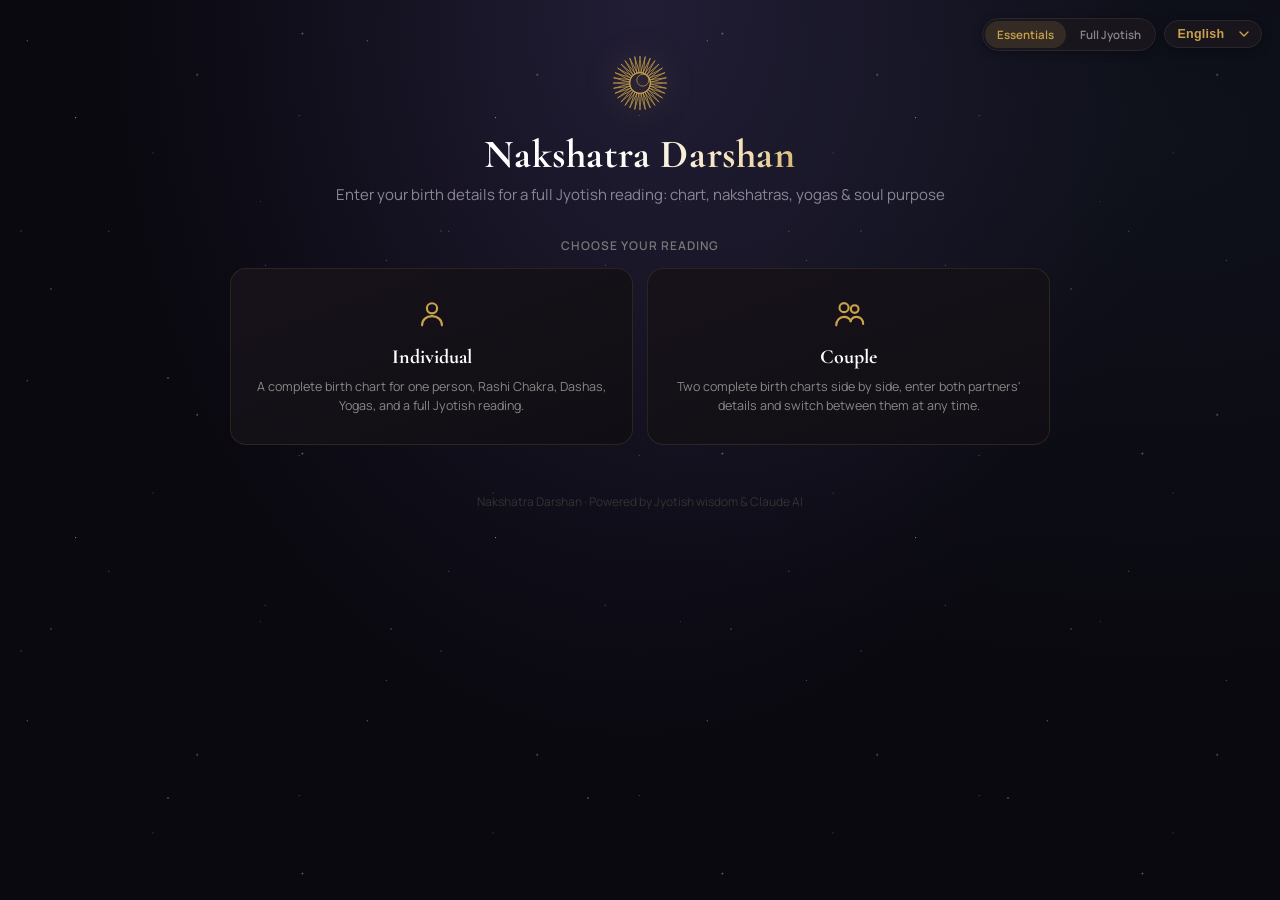
<file: index.html>
<!DOCTYPE html>
<html lang="en">
<head>
<meta charset="UTF-8">
<meta name="viewport" content="width=device-width, initial-scale=1.0">
<title>Nakshatra Darshan</title>
<link rel="icon" href="data:image/svg+xml,<svg xmlns='http://www.w3.org/2000/svg' viewBox='0 0 100 100'><defs><path id='ray' d='M48,35.5 C48.9,26.5 49.6,17.5 50,11.5 C50.4,17.5 51.1,26.5 52,35.5 Z'/></defs><circle cx='50' cy='50' r='50' fill='%230a0910'/><g fill='none' stroke='%23c9a24b' stroke-width='1' stroke-linejoin='round'><use href='%23ray' transform='rotate(0 50 50)'/><use href='%23ray' transform='rotate(11.25 50 50)'/><use href='%23ray' transform='rotate(22.5 50 50)'/><use href='%23ray' transform='rotate(33.75 50 50)'/><use href='%23ray' transform='rotate(45 50 50)'/><use href='%23ray' transform='rotate(56.25 50 50)'/><use href='%23ray' transform='rotate(67.5 50 50)'/><use href='%23ray' transform='rotate(78.75 50 50)'/><use href='%23ray' transform='rotate(90 50 50)'/><use href='%23ray' transform='rotate(101.25 50 50)'/><use href='%23ray' transform='rotate(112.5 50 50)'/><use href='%23ray' transform='rotate(123.75 50 50)'/><use href='%23ray' transform='rotate(135 50 50)'/><use href='%23ray' transform='rotate(146.25 50 50)'/><use href='%23ray' transform='rotate(157.5 50 50)'/><use href='%23ray' transform='rotate(168.75 50 50)'/><use href='%23ray' transform='rotate(180 50 50)'/><use href='%23ray' transform='rotate(191.25 50 50)'/><use href='%23ray' transform='rotate(202.5 50 50)'/><use href='%23ray' transform='rotate(213.75 50 50)'/><use href='%23ray' transform='rotate(225 50 50)'/><use href='%23ray' transform='rotate(236.25 50 50)'/><use href='%23ray' transform='rotate(247.5 50 50)'/><use href='%23ray' transform='rotate(258.75 50 50)'/><use href='%23ray' transform='rotate(270 50 50)'/><use href='%23ray' transform='rotate(281.25 50 50)'/><use href='%23ray' transform='rotate(292.5 50 50)'/><use href='%23ray' transform='rotate(303.75 50 50)'/><use href='%23ray' transform='rotate(315 50 50)'/><use href='%23ray' transform='rotate(326.25 50 50)'/><use href='%23ray' transform='rotate(337.5 50 50)'/><use href='%23ray' transform='rotate(348.75 50 50)'/></g><circle cx='50' cy='50' r='15' fill='%230a0910' stroke='%23c9a24b' stroke-width='1.2'/><circle cx='54' cy='46' r='8.5' fill='%230a0910' stroke='%23c9a24b' stroke-width='1'/></svg>">
<link rel="preconnect" href="https://fonts.googleapis.com">
<link rel="preconnect" href="https://fonts.gstatic.com" crossorigin>
<link href="https://fonts.googleapis.com/css2?family=Cormorant+Garamond:ital,wght@0,500;0,600;0,700;1,600&family=Manrope:wght@400;500;600;700;800&display=swap" rel="stylesheet">
<link rel="stylesheet" href="css/styles.css">
</head>
<body>
<div id="bg-constellation" class="bg-constellation"></div>
<div class="app">

  <div class="hero">
    <div class="sun-icon">
      <svg width="70" height="70" viewBox="0 0 100 100" xmlns="http://www.w3.org/2000/svg">
        <defs>
          <path id="ray" d="M48,35.5 C48.9,26.5 49.6,17.5 50,11.5 C50.4,17.5 51.1,26.5 52,35.5 Z"/>
        </defs>
        <g fill="none" stroke="#c9a24b" stroke-width="1" stroke-linejoin="round">
          <use href="#ray" transform="rotate(0 50 50)"/><use href="#ray" transform="rotate(11.25 50 50)"/><use href="#ray" transform="rotate(22.5 50 50)"/><use href="#ray" transform="rotate(33.75 50 50)"/><use href="#ray" transform="rotate(45 50 50)"/><use href="#ray" transform="rotate(56.25 50 50)"/><use href="#ray" transform="rotate(67.5 50 50)"/><use href="#ray" transform="rotate(78.75 50 50)"/><use href="#ray" transform="rotate(90 50 50)"/><use href="#ray" transform="rotate(101.25 50 50)"/><use href="#ray" transform="rotate(112.5 50 50)"/><use href="#ray" transform="rotate(123.75 50 50)"/><use href="#ray" transform="rotate(135 50 50)"/><use href="#ray" transform="rotate(146.25 50 50)"/><use href="#ray" transform="rotate(157.5 50 50)"/><use href="#ray" transform="rotate(168.75 50 50)"/><use href="#ray" transform="rotate(180 50 50)"/><use href="#ray" transform="rotate(191.25 50 50)"/><use href="#ray" transform="rotate(202.5 50 50)"/><use href="#ray" transform="rotate(213.75 50 50)"/><use href="#ray" transform="rotate(225 50 50)"/><use href="#ray" transform="rotate(236.25 50 50)"/><use href="#ray" transform="rotate(247.5 50 50)"/><use href="#ray" transform="rotate(258.75 50 50)"/><use href="#ray" transform="rotate(270 50 50)"/><use href="#ray" transform="rotate(281.25 50 50)"/><use href="#ray" transform="rotate(292.5 50 50)"/><use href="#ray" transform="rotate(303.75 50 50)"/><use href="#ray" transform="rotate(315 50 50)"/><use href="#ray" transform="rotate(326.25 50 50)"/><use href="#ray" transform="rotate(337.5 50 50)"/><use href="#ray" transform="rotate(348.75 50 50)"/>
        </g>
        <circle cx="50" cy="50" r="15" fill="none" stroke="#c9a24b" stroke-width="1.2"/>
        <circle cx="54" cy="46" r="8.5" fill="none" stroke="#c9a24b" stroke-width="1"/>
      </svg>
    </div>
    <div class="hero-title-row">
      <div class="hero-const-layer">
        <div id="hero-const-a" class="hero-const hidden"></div>
        <div id="hero-const-b" class="hero-const hidden"></div>
      </div>
      <h1 data-i18n="hero.title">Nakshatra Darshan</h1>
    </div>
    <p data-i18n="hero.subtitle">Enter your birth details for a full Jyotish reading: chart, nakshatras, yogas & soul purpose</p>
  </div>

  <div id="top-right-controls" class="top-right-controls">
    <div id="view-mode-switcher" class="view-mode-switcher" role="group" aria-label="View mode">
      <button type="button" class="view-mode-btn" id="view-mode-btn-essentials" onclick="setViewMode('essentials')" data-i18n="viewMode.essentials">Essentials</button>
      <button type="button" class="view-mode-btn" id="view-mode-btn-full" onclick="setViewMode('full')" data-i18n="viewMode.full">Full Jyotish</button>
    </div>
    <button class="btn-download-icon hidden" id="download-row" onclick="downloadReport()" title="Download full report" aria-label="Download full report">
      <svg width="15" height="15" viewBox="0 0 24 24" fill="none" stroke="currentColor" stroke-width="2" stroke-linecap="round" stroke-linejoin="round"><path d="M21 15v4a2 2 0 0 1-2 2H5a2 2 0 0 1-2-2v-4"/><polyline points="7 10 12 15 17 10"/><line x1="12" y1="15" x2="12" y2="3"/></svg>
    </button>
    <div id="lang-switcher" class="lang-switcher">
      <select id="lang-select" onchange="setLanguage(this.value)" aria-label="Language">
        <option value="en">English</option>
        <option value="fr">Français</option>
        <option value="es">Español</option>
        <option value="de">Deutsch</option>
        <option value="hi">हिन्दी</option>
        <option value="ja">日本語</option>
      </select>
    </div>
  </div>

  <div id="mode-select" class="mode-select">
    <div class="mode-select-label" data-i18n="mode.chooseLabel">Choose your reading</div>
    <div class="mode-cards">
      <button class="mode-card" onclick="chooseMode('individual')">
        <div class="mode-card-icon">
          <svg width="34" height="34" viewBox="0 0 24 24" fill="none" stroke="#c9a24b" stroke-width="1.5" stroke-linecap="round" stroke-linejoin="round">
            <circle cx="12" cy="8" r="3.6"/>
            <path d="M5 20c0-4 3-6.5 7-6.5s7 2.5 7 6.5"/>
          </svg>
        </div>
        <div class="mode-card-title" data-i18n="mode.individual.title">Individual</div>
        <div class="mode-card-desc" data-i18n="mode.individual.desc">A complete birth chart for one person, Rashi Chakra, Dashas, Yogas, and a full Jyotish reading.</div>
      </button>
      <button class="mode-card" onclick="chooseMode('couple')">
        <div class="mode-card-icon">
          <svg width="34" height="34" viewBox="0 0 24 24" fill="none" stroke="#c9a24b" stroke-width="1.5" stroke-linecap="round" stroke-linejoin="round">
            <circle cx="8.5" cy="7.5" r="3.2"/>
            <circle cx="16" cy="8.5" r="2.7"/>
            <path d="M3 20c0-3.6 2.5-6 5.5-6 2.2 0 4 1.2 4.8 3"/>
            <path d="M13 17.2c.7-2 2.4-3.2 4.3-3.2 2.7 0 4.7 2.1 4.7 5"/>
          </svg>
        </div>
        <div class="mode-card-title" data-i18n="mode.couple.title">Couple</div>
        <div class="mode-card-desc" data-i18n="mode.couple.desc">Two complete birth charts side by side, enter both partners' details and switch between them at any time.</div>
      </button>
    </div>
  </div>

  <div id="individual-mode" class="hidden">
  <button class="mode-back-btn" onclick="backToModeSelect()" data-i18n="common.changeReadingType">← Change reading type</button>

  <div class="card" id="form-card">
    <div class="section-title" data-i18n="form.birthDetails">Birth details</div>
    <div class="form-grid" style="margin-bottom:12px">
      <div class="field"><label data-i18n="form.fullName">Full name</label><input type="text" id="name" placeholder="Your name" data-i18n-placeholder="form.yourName"></div>
      <div class="field"><label data-i18n="form.dob">Date of birth</label><input type="date" id="dob"></div>
    </div>
    <div class="form-grid three" style="margin-bottom:12px">
      <div class="field"><label data-i18n="form.tob">Time of birth</label><input type="time" id="tob"></div>
      <div class="field city-wrap">
        <label data-i18n="form.city">City / Place</label>
        <input type="text" id="city" placeholder="e.g. Mumbai" data-i18n-placeholder="form.cityExample" autocomplete="off" oninput="cityInput(this.value)" onkeydown="cityKeydown(event)">
        <div class="city-dropdown hidden" id="city-dropdown"></div>
      </div>
      <div class="field"><label data-i18n="form.tz">Timezone offset</label>
        <select id="tz">
          <option value="-12">Baker Island −12</option>
          <option value="-11">Samoa −11</option>
          <option value="-10">Hawaii −10</option>
          <option value="-9.5">Marquesas −9:30</option>
          <option value="-9">Alaska −9</option>
          <option value="-8">PST −8</option>
          <option value="-7">MST −7</option>
          <option value="-6">CST −6</option>
          <option value="-5">EST −5</option>
          <option value="-4">Atlantic/Caracas −4</option>
          <option value="-3.5">Newfoundland −3:30</option>
          <option value="-3">Brazil/Argentina −3</option>
          <option value="-2">South Georgia −2</option>
          <option value="-1">Azores −1</option>
          <option value="0">UTC +0</option>
          <option value="1">CET +1</option>
          <option value="2">EET +2</option>
          <option value="3">MSK +3</option>
          <option value="3.5">Iran +3:30</option>
          <option value="4">GST +4</option>
          <option value="4.5">Afghanistan +4:30</option>
          <option value="5">PKT +5</option>
          <option value="5.5" selected>IST +5:30</option>
          <option value="5.75">NPT +5:45</option>
          <option value="6">BST +6</option>
          <option value="6.5">Myanmar +6:30</option>
          <option value="7">WIB +7</option>
          <option value="8">CST +8</option>
          <option value="8.75">Aus. Central West +8:45</option>
          <option value="9">JST/KST +9</option>
          <option value="9.5">ACST +9:30</option>
          <option value="10">AEST +10</option>
          <option value="10.5">Lord Howe +10:30</option>
          <option value="11">Solomon Islands +11</option>
          <option value="12">NZST +12</option>
          <option value="12.75">Chatham +12:45</option>
          <option value="13">Tonga +13</option>
          <option value="14">Line Islands +14</option>
        </select>
      </div>
    </div>
    <input type="hidden" id="lat">
    <input type="hidden" id="lon">
    <div class="loc-status" id="loc-status"></div>
    <div id="form-error" class="error hidden"></div>
    <button class="btn-primary" id="calc-btn" onclick="calculateChart()" data-i18n="form.generateSolo">Generate my Kundli →</button>
  </div>


  </div>

  <div id="couple-mode" class="hidden">
  <button class="mode-back-btn" onclick="backToModeSelect()" data-i18n="common.changeReadingType">← Change reading type</button>

  <div class="card" id="couple-form-card">
    <div class="couple-person-row">
      <div class="couple-person-block">
        <div class="couple-person-label">
          <svg width="16" height="16" viewBox="0 0 24 24" fill="none" stroke="#c9a24b" stroke-width="1.8" stroke-linecap="round" stroke-linejoin="round"><circle cx="12" cy="8" r="3.6"/><path d="M5 20c0-4 3-6.5 7-6.5s7 2.5 7 6.5"/></svg>
          <span data-i18n="form.partnerA">Partner A</span>
        </div>
        <div class="form-grid" style="margin-bottom:12px">
          <div class="field"><label data-i18n="form.fullName">Full name</label><input type="text" id="name-a" placeholder="Partner A's name" data-i18n-placeholder="form.partnerAName"></div>
          <div class="field"><label data-i18n="form.dob">Date of birth</label><input type="date" id="dob-a"></div>
        </div>
        <div class="field gender-field" style="margin-bottom:12px">
          <label data-i18n="form.gender">Gender <span style="color:#666;font-weight:400">(optional, for the Venus&ndash;Mars reading)</span></label>
          <div class="gender-toggle" role="group" aria-label="Gender">
            <button type="button" class="gender-toggle-btn" id="gender-btn-a-female" onclick="setGenderPill('a','female')"><svg width="14" height="14" viewBox="0 0 24 24"><circle cx="12" cy="8" r="4.4" fill="none" stroke="currentColor" stroke-width="1.4"/><path d="M12 12.4v7.4" stroke="currentColor" stroke-width="1.4" fill="none" stroke-linecap="round"/><path d="M8.8 17.4h6.4" stroke="currentColor" stroke-width="1.4" fill="none" stroke-linecap="round"/></svg><span data-i18n="form.genderFemale">Female</span></button>
            <button type="button" class="gender-toggle-btn" id="gender-btn-a-male" onclick="setGenderPill('a','male')"><svg width="14" height="14" viewBox="0 0 24 24"><circle cx="9" cy="15" r="5.3" fill="none" stroke="currentColor" stroke-width="1.4"/><path d="M12.7 11.3L18 6" stroke="currentColor" stroke-width="1.4" fill="none" stroke-linecap="round" stroke-linejoin="round"/><path d="M19 5L17.1 10.1L13.9 6.9Z" fill="currentColor" stroke="none"/></svg><span data-i18n="form.genderMale">Male</span></button>
          </div>
          <select id="gender-a" class="gender-hidden-select" tabindex="-1" aria-hidden="true">
            <option value=""></option>
            <option value="female"></option>
            <option value="male"></option>
          </select>
        </div>
        <div class="form-grid" style="margin-bottom:12px">
          <div class="field"><label data-i18n="form.tob">Time of birth</label><input type="time" id="tob-a"></div>
          <div class="field city-wrap">
            <label data-i18n="form.city">City / Place</label>
            <input type="text" id="city-a" placeholder="e.g. Mumbai" data-i18n-placeholder="form.cityExample" autocomplete="off" oninput="cityInputFor('a',this.value)" onkeydown="cityKeydownFor('a',event)">
            <div class="city-dropdown hidden" id="city-dropdown-a"></div>
          </div>
        </div>
        <div class="field" style="margin-bottom:12px"><label data-i18n="form.tz">Timezone offset</label>
          <select id="tz-a">
            <option value="-12">Baker Island −12</option>
            <option value="-11">Samoa −11</option>
            <option value="-10">Hawaii −10</option>
            <option value="-9.5">Marquesas −9:30</option>
            <option value="-9">Alaska −9</option>
            <option value="-8">PST −8</option>
            <option value="-7">MST −7</option>
            <option value="-6">CST −6</option>
            <option value="-5">EST −5</option>
            <option value="-4">Atlantic/Caracas −4</option>
            <option value="-3.5">Newfoundland −3:30</option>
            <option value="-3">Brazil/Argentina −3</option>
            <option value="-2">South Georgia −2</option>
            <option value="-1">Azores −1</option>
            <option value="0">UTC +0</option>
            <option value="1">CET +1</option>
            <option value="2">EET +2</option>
            <option value="3">MSK +3</option>
            <option value="3.5">Iran +3:30</option>
            <option value="4">GST +4</option>
            <option value="4.5">Afghanistan +4:30</option>
            <option value="5">PKT +5</option>
            <option value="5.5" selected>IST +5:30</option>
            <option value="5.75">NPT +5:45</option>
            <option value="6">BST +6</option>
            <option value="6.5">Myanmar +6:30</option>
            <option value="7">WIB +7</option>
            <option value="8">CST +8</option>
            <option value="8.75">Aus. Central West +8:45</option>
            <option value="9">JST/KST +9</option>
            <option value="9.5">ACST +9:30</option>
            <option value="10">AEST +10</option>
            <option value="10.5">Lord Howe +10:30</option>
            <option value="11">Solomon Islands +11</option>
            <option value="12">NZST +12</option>
            <option value="12.75">Chatham +12:45</option>
            <option value="13">Tonga +13</option>
            <option value="14">Line Islands +14</option>
          </select>
        </div>
        <input type="hidden" id="lat-a">
        <input type="hidden" id="lon-a">
        <div class="loc-status" id="loc-status-a"></div>
      </div>

      <div class="couple-divider"></div>

      <div class="couple-person-block">
        <div class="couple-person-label">
          <svg width="16" height="16" viewBox="0 0 24 24" fill="none" stroke="#c9a24b" stroke-width="1.8" stroke-linecap="round" stroke-linejoin="round"><circle cx="12" cy="8" r="3.6"/><path d="M5 20c0-4 3-6.5 7-6.5s7 2.5 7 6.5"/></svg>
          <span data-i18n="form.partnerB">Partner B</span>
        </div>
        <div class="form-grid" style="margin-bottom:12px">
          <div class="field"><label data-i18n="form.fullName">Full name</label><input type="text" id="name-b" placeholder="Partner B's name" data-i18n-placeholder="form.partnerBName"></div>
          <div class="field"><label data-i18n="form.dob">Date of birth</label><input type="date" id="dob-b"></div>
        </div>
        <div class="field gender-field" style="margin-bottom:12px">
          <label data-i18n="form.gender">Gender <span style="color:#666;font-weight:400">(optional, for the Venus&ndash;Mars reading)</span></label>
          <div class="gender-toggle" role="group" aria-label="Gender">
            <button type="button" class="gender-toggle-btn" id="gender-btn-b-female" onclick="setGenderPill('b','female')"><svg width="14" height="14" viewBox="0 0 24 24"><circle cx="12" cy="8" r="4.4" fill="none" stroke="currentColor" stroke-width="1.4"/><path d="M12 12.4v7.4" stroke="currentColor" stroke-width="1.4" fill="none" stroke-linecap="round"/><path d="M8.8 17.4h6.4" stroke="currentColor" stroke-width="1.4" fill="none" stroke-linecap="round"/></svg><span data-i18n="form.genderFemale">Female</span></button>
            <button type="button" class="gender-toggle-btn" id="gender-btn-b-male" onclick="setGenderPill('b','male')"><svg width="14" height="14" viewBox="0 0 24 24"><circle cx="9" cy="15" r="5.3" fill="none" stroke="currentColor" stroke-width="1.4"/><path d="M12.7 11.3L18 6" stroke="currentColor" stroke-width="1.4" fill="none" stroke-linecap="round" stroke-linejoin="round"/><path d="M19 5L17.1 10.1L13.9 6.9Z" fill="currentColor" stroke="none"/></svg><span data-i18n="form.genderMale">Male</span></button>
          </div>
          <select id="gender-b" class="gender-hidden-select" tabindex="-1" aria-hidden="true">
            <option value=""></option>
            <option value="female"></option>
            <option value="male"></option>
          </select>
        </div>
        <div class="form-grid" style="margin-bottom:12px">
          <div class="field"><label data-i18n="form.tob">Time of birth</label><input type="time" id="tob-b"></div>
          <div class="field city-wrap">
            <label data-i18n="form.city">City / Place</label>
            <input type="text" id="city-b" placeholder="e.g. Mumbai" data-i18n-placeholder="form.cityExample" autocomplete="off" oninput="cityInputFor('b',this.value)" onkeydown="cityKeydownFor('b',event)">
            <div class="city-dropdown hidden" id="city-dropdown-b"></div>
          </div>
        </div>
        <div class="field" style="margin-bottom:12px"><label data-i18n="form.tz">Timezone offset</label>
          <select id="tz-b">
            <option value="-12">Baker Island −12</option>
            <option value="-11">Samoa −11</option>
            <option value="-10">Hawaii −10</option>
            <option value="-9.5">Marquesas −9:30</option>
            <option value="-9">Alaska −9</option>
            <option value="-8">PST −8</option>
            <option value="-7">MST −7</option>
            <option value="-6">CST −6</option>
            <option value="-5">EST −5</option>
            <option value="-4">Atlantic/Caracas −4</option>
            <option value="-3.5">Newfoundland −3:30</option>
            <option value="-3">Brazil/Argentina −3</option>
            <option value="-2">South Georgia −2</option>
            <option value="-1">Azores −1</option>
            <option value="0">UTC +0</option>
            <option value="1">CET +1</option>
            <option value="2">EET +2</option>
            <option value="3">MSK +3</option>
            <option value="3.5">Iran +3:30</option>
            <option value="4">GST +4</option>
            <option value="4.5">Afghanistan +4:30</option>
            <option value="5">PKT +5</option>
            <option value="5.5" selected>IST +5:30</option>
            <option value="5.75">NPT +5:45</option>
            <option value="6">BST +6</option>
            <option value="6.5">Myanmar +6:30</option>
            <option value="7">WIB +7</option>
            <option value="8">CST +8</option>
            <option value="8.75">Aus. Central West +8:45</option>
            <option value="9">JST/KST +9</option>
            <option value="9.5">ACST +9:30</option>
            <option value="10">AEST +10</option>
            <option value="10.5">Lord Howe +10:30</option>
            <option value="11">Solomon Islands +11</option>
            <option value="12">NZST +12</option>
            <option value="12.75">Chatham +12:45</option>
            <option value="13">Tonga +13</option>
            <option value="14">Line Islands +14</option>
          </select>
        </div>
        <input type="hidden" id="lat-b">
        <input type="hidden" id="lon-b">
        <div class="loc-status" id="loc-status-b"></div>
      </div>
    </div>
    <div id="couple-form-error" class="error hidden"></div>
    <button class="btn-primary" id="calc-btn-couple" onclick="calculateCoupleCharts()" data-i18n="form.generateCouple">Generate both Kundlis →</button>
  </div>

  <div class="card collapsed-name-card hidden" id="couple-name-card" onclick="expandCoupleFormCard()">
    <span class="name-card-edit-spacer"></span>
    <span class="name-card-center">
      <span class="name-card-text" id="couple-name-card-text">Both charts ready</span>
    </span>
    <span class="name-card-edit" data-i18n="common.edit">Edit →</span>
  </div>

  </div>

  <div class="card collapsed-name-card hidden" id="name-card" onclick="expandFormCard()">
    <span class="name-card-edit-spacer"></span>
    <span class="name-card-center">
      <span class="name-card-icon">${''}</span>
      <span class="name-card-text" id="name-card-text">Your name</span>
    </span>
    <span class="name-card-edit" data-i18n="common.edit">Edit →</span>
  </div>

  <div id="result-area" class="hidden">
    <div id="person-switcher" class="person-switcher hidden">
      <button class="person-switch-btn active" id="switch-btn-a" onclick="switchActivePerson('a')">
        <span class="person-switch-initial" id="switch-initial-a">A</span>
        <span id="switch-name-a">Partner A</span>
      </button>
      <button class="person-switch-btn" id="switch-btn-b" onclick="switchActivePerson('b')">
        <span class="person-switch-initial" id="switch-initial-b">B</span>
        <span id="switch-name-b">Partner B</span>
      </button>
      <button class="person-switch-btn person-switch-compat" id="switch-btn-compat" onclick="switchActivePerson('compat')">
        <span class="person-switch-initial"><svg width="15" height="15" viewBox="0 0 24 24"><circle cx="9" cy="12" r="7" fill="none" stroke="currentColor" stroke-width="1.3"/><circle cx="15" cy="12" r="7" fill="none" stroke="currentColor" stroke-width="1.3"/></svg></span>
        <span data-i18n="tabs.compatibility">Compatibility</span>
      </button>
    </div>
    <div class="card" id="individual-card">
      <div class="tab-row-wrap">
        <button class="tab-scroll-btn hidden" id="tab-scroll-left" onclick="scrollTabs(-1)" aria-label="Scroll tabs left">‹</button>
        <div class="tab-row" id="tab-row">
          <button class="tab active" onclick="showTab('chart')" data-i18n="tabs.chart" data-tier="essentials">Chart</button>
          <button class="tab" onclick="showTab('reading')" data-i18n="tabs.reading" data-tier="essentials">You</button>
          <button class="tab" onclick="showTab('updates')" data-i18n="tabs.updates" data-tier="essentials">Forecast</button>
          <button class="tab" onclick="showTab('lifemap')" data-i18n="tabs.lifemap" data-tier="essentials">Life Map</button>
          <button class="tab" onclick="showTab('yogadosha')" data-i18n="tabs.yogadosha" data-tier="essentials">Yog &amp; Dosh</button>
          <button class="tab" onclick="showTab('positions')" data-i18n="tabs.positions" data-tier="full">Panchang &amp; Positions</button>
          <button class="tab" onclick="showTab('dashas')" data-i18n="tabs.dashas" data-tier="full">Dashas</button>
          <button class="tab" onclick="showTab('karakas')" data-i18n="tabs.karakas" data-tier="full">Karakas</button>
          <button class="tab" onclick="showTab('shadbala')" data-i18n="tabs.shadbala" data-tier="full">Shadbala</button>
          <button class="tab" onclick="showTab('avastha')" data-i18n="tabs.avastha" data-tier="full">Avastha</button>
          <button class="tab" onclick="showTab('navamsa')" data-i18n="tabs.navamsa" data-tier="full">Navamsa</button>
          <button class="tab" onclick="showTab('vargas')" data-i18n="tabs.vargas" data-tier="full">Vargas</button>
          <button class="tab" onclick="showTab('transit')" data-i18n="tabs.transit" data-tier="full">Transit</button>
          <button class="tab" onclick="showTab('argala')" data-i18n="tabs.argala" data-tier="full">Argala</button>
        </div>
        <button class="tab-scroll-btn" id="tab-scroll-right" onclick="scrollTabs(1)" aria-label="Scroll tabs right">›</button>
      </div>

      <div id="tab-chart">
        <div id="chart-big-three" class="chart-big-three"></div>
        <div id="chart-headline" class="chart-headline"></div>
        <div id="personality-snapshot" class="personality-snapshot hidden"></div>
        <div class="section-title" data-i18n="chart.rashiChakra">Rashi Chakra (click a segment, or a group below)</div>
        <div class="trikona-btn-row" id="trikona-btn-row"></div>
        <div class="kundli-center chart-wheel-stage">
          <div id="chart-wheel-glow" class="chart-wheel-glow"></div>
          <div id="chart-star-field" class="chart-star-field"></div>
          <svg class="kundli-svg" id="kundli-svg" viewBox="0 0 260 260" xmlns="http://www.w3.org/2000/svg" preserveAspectRatio="xMidYMid meet"></svg>
        </div>
        <div id="segment-detail" class="segment-detail hidden"></div>
        <div id="group-detail" class="segment-detail hidden"></div>
      </div>

      <div id="tab-updates" class="hidden">
        <div class="section-title" data-i18n="updates.title">Your Forecast</div>
        <div class="subtab-row">
          <button class="subtab active" onclick="showUpdatesSubtab('daily')" data-i18n="updates.daily">Today</button>
          <button class="subtab" onclick="showUpdatesSubtab('monthly')" data-i18n="updates.monthly">Monthly</button>
          <button class="subtab" onclick="showUpdatesSubtab('yearly')" data-i18n="updates.yearly">Yearly</button>
        </div>
        <div id="updates-content"></div>
      </div>

      <div id="tab-lifemap" class="hidden">
        <div class="section-title"><span data-i18n="lifemap.title">Life Map</span> <span class="info-icon" id="lifemap-info-trigger">i</span></div>
        <div class="tab-intro" data-i18n="lifemap.intro">A quick, at-a-glance view of where your chart's strength concentrates across six everyday venues of life, blending your D1 and D9 charts with a touch of Shadbala, Avastha, and Argala. Tap any area's "i" for what feeds it and how it ranks in your own chart.</div>
        <div id="lifemap-radar" class="lifemap-radar-wrap"></div>
        <div id="lifemap-grid" class="shadbala-grid"></div>
      </div>

      <div id="tab-positions" class="hidden">
        <div class="section-title" data-i18n="positions.panchang">Panchang: the five pillars of birth time</div>
        <div id="panchang-grid" class="panchang-grid"></div>

        <div class="section-title" style="margin-top:26px" data-i18n="positions.birthStar">Birth Star &amp; Rashi</div>
        <div id="nakshatra-koota-grid" class="koota-grid"></div>

        <div class="section-title" style="margin-top:26px" data-i18n="positions.planetaryPositions">Planetary positions</div>
        <div style="overflow-x:auto">
        <table class="planet-table">
          <thead><tr><th data-i18n="table.planet">Planet</th><th data-i18n="table.sign">Sign</th><th data-i18n="table.house">House</th><th data-i18n="table.degree">Degree</th><th data-i18n="table.nakshatra">Nakshatra</th><th data-i18n="table.relation">Relation</th></tr></thead>
          <tbody id="planet-tbody"></tbody>
        </table>
        </div>
      </div>

      <div id="tab-dashas" class="hidden">
        <div id="current-dasha-summary"></div>
        <div class="section-title" data-i18n="dashas.vimshottari">Vimshottari Dasha periods</div>
        <div id="dasha-list"></div>
      </div>

      <div id="tab-karakas" class="hidden">
        <div class="section-title" data-i18n="karakas.title">Jaimini Chara Karakas (ranked by degree)</div>
        <div id="karaka-list"></div>
      </div>

      <div id="tab-yogadosha" class="hidden">
        <div class="section-title" data-i18n="yogadosha.title">Yog &amp; Dosh: Planetary Combinations</div>
        <div class="subtab-row">
          <button class="subtab active" onclick="showYDSubtab('yogas')" data-i18n="yogadosha.yogas">Yog</button>
          <button class="subtab" onclick="showYDSubtab('doshas')" data-i18n="yogadosha.doshas">Dosh</button>
        </div>
        <div id="yd-content"></div>
      </div>

      <div id="tab-shadbala" class="hidden">
        <div class="section-title" data-i18n="shadbala.title">Shadbala: Six-fold Strength</div>
        <div class="subtab-row">
          <button class="subtab active" onclick="showShadbalaSubtab('planets')" data-i18n="shadbala.planets">Planets</button>
          <button class="subtab" onclick="showShadbalaSubtab('houses')" data-i18n="shadbala.houses">Houses</button>
          <button class="subtab" onclick="showShadbalaSubtab('ishtakashta')" data-i18n="shadbala.ishtakashta">Ishta vs Kashta</button>
        </div>
        <div id="shadbala-sub-planets"><div id="shadbala-content"></div></div>
        <div id="shadbala-sub-houses" class="hidden"><div id="bhava-bala-content"></div></div>
        <div id="shadbala-sub-ishtakashta" class="hidden"><div id="ishta-kashta-content"></div></div>
      </div>

      <div id="tab-avastha" class="hidden">
        <div class="section-title" data-i18n="avastha.title">Avastha: Planetary States</div>
        <div id="avastha-content"></div>
      </div>

      <div id="tab-navamsa" class="hidden">
        <div class="section-title" data-i18n="navamsa.title">Navamsa (D9): Dharmamsa Chart</div>
        <div id="navamsa-asc-card" class="navamsa-asc-card"></div>
        <div class="kundli-center">
          <svg class="kundli-svg" id="navamsa-svg" viewBox="0 0 260 260" xmlns="http://www.w3.org/2000/svg" preserveAspectRatio="xMidYMid meet"></svg>
        </div>
        <div id="navamsa-segment-detail" class="segment-detail hidden"></div>
        <div class="section-title" id="vargottama-section-header" style="margin-top:1.5rem"><span data-i18n="navamsa.vargottama">Vargottama Analysis</span> <span class="info-icon" id="vargottama-info-trigger">i</span></div>
        <div id="vargottama-summary"></div>
        <div class="section-title" style="margin-top:1.5rem" data-i18n="navamsa.positions">Navamsa positions</div>
        <div style="overflow-x:auto">
        <table class="planet-table">
          <thead><tr><th data-i18n="table.planet">Planet</th><th data-i18n="table.d1Sign">D1 Sign</th><th data-i18n="table.d9Sign">D9 Sign</th><th data-i18n="table.vargottamaQ">Vargottama?</th></tr></thead>
          <tbody id="navamsa-tbody"></tbody>
        </table>
        </div>
      </div>

      <div id="tab-vargas" class="hidden">
        <div class="section-title" data-i18n="vargas.title">Divisional (Varga) Charts</div>
        <div class="varga-intro" data-i18n="vargas.intro">Each Varga re-examines the birth chart through a different lens, D10 for career, D7 for children, D60 for fine-grained past-life karma, and so on. A planet weak in the main chart (D1) can still deliver strongly if it's well placed here, and vice versa. Select a chart below.</div>
        <div id="varga-chip-row" class="varga-chip-row"></div>
        <div id="varga-detail"></div>
      </div>

      <div id="tab-transit" class="hidden">
        <div class="section-title" data-i18n="transit.title">Transit (Gochara): current sky vs. natal chart</div>
        <div class="form-grid" style="margin-bottom:14px;align-items:end">
          <div class="field"><label data-i18n="transit.checkAt">Check transits at</label><input type="datetime-local" id="transit-datetime" onchange="renderTransitTab()"></div>
          <div class="field"><label>&nbsp;</label><button class="btn-primary" style="margin-top:0" onclick="setTransitNow()" data-i18n="transit.now">Now →</button></div>
        </div>
        <div id="transit-content"></div>
      </div>

      <div id="tab-argala" class="hidden">
        <div class="section-title" data-i18n="argala.title">Argala &amp; Virodhargala: Jaimini intervention/obstruction analysis</div>
        <div id="argala-content"></div>
      </div>

      <div id="tab-reading" class="hidden">
        <div class="section-title" data-i18n="tabs.reading">You</div>
        <div id="reading-content"></div>
      </div>
    </div>

    <div class="card hidden" id="compat-card">
      <div class="tab-row-wrap">
        <button class="tab-scroll-btn hidden" id="compat-tab-scroll-left" onclick="scrollCompatTabs(-1)" aria-label="Scroll tabs left">‹</button>
        <div class="tab-row" id="compat-tab-row">
          <button class="tab active" onclick="showCompatTab('overview')" data-i18n="compat.overview" data-tier="essentials">Overview</button>
          <button class="tab" onclick="showCompatTab('you')" data-i18n="compat.you" data-tier="essentials">You Two</button>
          <button class="tab" onclick="showCompatTab('table')" data-i18n="compat.table" data-tier="essentials">Life Areas</button>
          <button class="tab" onclick="showCompatTab('lifebalance')" data-i18n="compat.lifebalance" data-tier="essentials">Life Balance</button>
          <button class="tab" onclick="showCompatTab('together')" data-i18n="compat.together" data-tier="essentials">Together</button>
          <button class="tab" onclick="showCompatTab('mangal')" data-i18n="compat.mangal" data-tier="essentials">Mangal Dosha</button>
          <button class="tab" onclick="showCompatTab('yogas')" data-i18n="compat.yogas" data-tier="full">Yogas</button>
          <button class="tab" onclick="showCompatTab('seventh')" data-i18n="compat.seventh" data-tier="full">7th House</button>
          <button class="tab" onclick="showCompatTab('venusmars')" data-i18n="compat.venusmars" data-tier="full">Venus &ndash; Mars</button>
          <button class="tab" onclick="showCompatTab('dashatiming')" data-i18n="compat.dashatiming" data-tier="full">Dasha Timing</button>
        </div>
        <button class="tab-scroll-btn" id="compat-tab-scroll-right" onclick="scrollCompatTabs(1)" aria-label="Scroll tabs right">›</button>
      </div>

      <div id="compat-tab-overview">
        <div class="section-title" data-i18n="compat.ashtakoot">Ashtakoot Guna Milan</div>
        <div class="shadbala-intro">
          <span class="info-icon" id="ashtakoot-info-trigger">i</span>
          <span style="font-size:12.5px;color:#888" data-i18n="compat.tapInfo">Tap the info icon for methodology &amp; simplification notes</span>
        </div>
        <div id="compat-overview-content"></div>
      </div>

      <div id="compat-tab-you" class="hidden">
        <div class="section-title" data-i18n="compat.youTitle">You Two, Planet by Planet</div>
        <div id="compat-you-content"></div>
      </div>

      <div id="compat-tab-table" class="hidden">
        <div class="section-title" data-i18n="compat.tableTitle">Life-Area Compatibility Table</div>
        <div id="compat-table-content"></div>
      </div>

      <div id="compat-tab-lifebalance" class="hidden">
        <div class="section-title" data-i18n="compat.lifebalanceTitle">Life Balance</div>
        <div id="compat-lifebalance-content"></div>
      </div>

      <div id="compat-tab-together" class="hidden">
        <div class="section-title" data-i18n="compat.togetherTitle">Together: Daily, Monthly &amp; Yearly</div>
        <div class="subtab-row">
          <button class="subtab active" onclick="showTogetherSubtab('daily')" data-i18n="updates.daily">Today</button>
          <button class="subtab" onclick="showTogetherSubtab('monthly')" data-i18n="updates.monthly">Monthly</button>
          <button class="subtab" onclick="showTogetherSubtab('yearly')" data-i18n="updates.yearly">Yearly</button>
        </div>
        <div id="compat-together-content"></div>
      </div>

      <div id="compat-tab-yogas" class="hidden">
        <div class="section-title" data-i18n="compat.yogasTitle">Relationship Yogas</div>
        <div id="compat-yogas-content"></div>
      </div>

      <div id="compat-tab-mangal" class="hidden">
        <div class="section-title" data-i18n="compat.mangalTitle">Mangal Dosha (Kuja Dosha) Match</div>
        <div id="compat-mangal-content"></div>
      </div>

      <div id="compat-tab-seventh" class="hidden">
        <div class="section-title" data-i18n="compat.seventhTitle">7th House (Marriage House) Strength</div>
        <div id="compat-seventh-content"></div>
      </div>

      <div id="compat-tab-venusmars" class="hidden">
        <div class="section-title" data-i18n="compat.venusmarsTitle">Venus &ndash; Mars Cross-Chart Read</div>
        <div id="compat-venusmars-content"></div>
      </div>

      <div id="compat-tab-dashatiming" class="hidden">
        <div class="section-title" data-i18n="compat.dashatimingTitle">Current Dasha Timing</div>
        <div id="compat-dashatiming-content"></div>
      </div>
    </div>
  </div>

  <div style="text-align:center;padding:1.5rem 0 0.5rem;font-size:12px;color:#333" data-i18n="footer.tagline">
    Nakshatra Darshan · Powered by Jyotish wisdom & Claude AI
  </div>
</div>

<script src="js/ephemeris.js"></script>
<script src="js/vsop-data.js"></script>
<script src="js/ephemeris-cont.js"></script>
<script src="js/yogas-doshas-panchang.js"></script>
<script src="js/shadbala-dashas.js"></script>
<script src="js/divisional-charts.js"></script>
<script src="js/nakshatra-padas.js"></script>
<script src="js/argala.js"></script>
<script src="js/ashtakoot.js"></script>
<script src="js/compatibility-extra.js"></script>
<script src="js/compatibility-you.js"></script>
<script src="js/compatibility-lifebalance.js"></script>
<script src="js/transit.js"></script>
<script src="js/varshaphala.js"></script>
<script src="js/updates.js"></script>
<script src="js/life-map.js"></script>
<script src="js/you-tab.js"></script>
<script src="js/timezone-lookup.js"></script>
<script src="js/app-state.js"></script>
<script src="js/render-chart.js"></script>
<script src="js/render-tabs.js"></script>
<script src="i18n/fr.js"></script>
<script src="i18n/es.js"></script>
<script src="i18n/de.js"></script>
<script src="i18n/hi.js"></script>
<script src="i18n/ja.js"></script>
<script src="js/i18n.js"></script>
<script src="js/scroll-reveal.js"></script>
</body>
</html>
</file>
<file: css/styles.css>
:root{--font-display:'Cormorant Garamond',Georgia,'Times New Roman',serif;--font-body:'Manrope',-apple-system,BlinkMacSystemFont,'Segoe UI',sans-serif;--violet:#9b86d9}
  *{box-sizing:border-box;margin:0;padding:0}
  body{font-family:var(--font-body);position:relative;
    background-color:#0a0910;
    background-image:
      radial-gradient(1px 1px at 8% 12%,rgba(240,220,174,0.5),transparent),
      radial-gradient(1px 1px at 32% 68%,rgba(240,220,174,0.35),transparent),
      radial-gradient(1.5px 1.5px at 58% 22%,rgba(201,162,75,0.55),transparent),
      radial-gradient(1px 1px at 78% 78%,rgba(255,255,255,0.3),transparent),
      radial-gradient(1px 1px at 88% 34%,rgba(155,134,217,0.45),transparent),
      radial-gradient(1.5px 1.5px at 15% 85%,rgba(255,255,255,0.25),transparent),
      radial-gradient(1px 1px at 45% 45%,rgba(201,162,75,0.35),transparent),
      radial-gradient(ellipse at top,rgba(155,134,217,0.1),transparent 55%),
      radial-gradient(ellipse at 90% 15%,rgba(79,126,168,0.07),transparent 50%),
      radial-gradient(ellipse at 50% 0%,rgba(60,42,110,0.16),transparent 60%);
    background-repeat:repeat,repeat,repeat,repeat,repeat,repeat,repeat,no-repeat,no-repeat,no-repeat;
    background-size:340px 340px,340px 340px,340px 340px,340px 340px,340px 340px,340px 340px,340px 340px,100% 100%,100% 100%,100% 100%;
    background-attachment:fixed,fixed,fixed,fixed,fixed,fixed,fixed,fixed,fixed,fixed;
    color:#fafafa;min-height:100vh;padding:2rem 1rem}
  body::before{content:'';position:fixed;inset:0;z-index:-1;pointer-events:none;
    background-image:
      radial-gradient(1px 1px at 18% 28%,rgba(255,255,255,0.55),transparent),
      radial-gradient(1.5px 1.5px at 72% 8%,rgba(201,162,75,0.6),transparent),
      radial-gradient(1px 1px at 92% 62%,rgba(155,134,217,0.5),transparent),
      radial-gradient(1px 1px at 5% 55%,rgba(240,220,174,0.4),transparent),
      radial-gradient(1.5px 1.5px at 40% 90%,rgba(255,255,255,0.35),transparent),
      radial-gradient(1px 1px at 62% 48%,rgba(79,126,168,0.45),transparent);
    background-repeat:repeat;background-size:420px 420px;
    animation:body-twinkle 7s ease-in-out infinite}
  @keyframes body-twinkle{0%,100%{opacity:0.25}50%{opacity:0.85}}
  @media(prefers-reduced-motion:reduce){body::before{animation:none;opacity:0.5}}
  /* Scroll-reveal (js/scroll-reveal.js) - a fade+rise applied the first time a card or section
     crosses into view, then never repeated. .reveal-init is only ever added by JS (never present
     in markup), so if JS fails to run everything just stays at its normal, fully-visible styling -
     no flash-of-invisible-content risk. prefers-reduced-motion is handled entirely on the JS side
     (the observer never arms at all), so no matching media query is needed here. */
  .reveal-init{opacity:0;transform:translateY(22px);transition:opacity 0.7s cubic-bezier(0.16,1,0.3,1),transform 0.7s cubic-bezier(0.16,1,0.3,1)}
  .reveal-init.revealed{opacity:1;transform:translateY(0)}
  .app{max-width:820px;margin:0 auto}
  .hero{text-align:center;margin-bottom:2rem;padding-top:1rem}
  .sun-icon{margin-bottom:12px}
  .sun-icon svg{display:block;margin:0 auto;filter:drop-shadow(0 0 16px rgba(201,162,75,0.25));transform-origin:50% 50%;animation:sun-rotate 50s linear infinite}
  @keyframes sun-rotate{from{transform:rotate(0deg)}to{transform:rotate(360deg)}}
  @media(prefers-reduced-motion:reduce){.sun-icon svg{animation:none}}
  .hero h1{font-family:var(--font-display);font-size:40px;font-weight:700;margin-bottom:6px;letter-spacing:0.015em;background:linear-gradient(110deg,#fff 20%,#f0dcae 40%,#c9a24b 50%,#f0dcae 60%,#fff 80%);background-size:220% 100%;-webkit-background-clip:text;background-clip:text;color:transparent;animation:hero-shimmer 7s ease-in-out infinite}
  @keyframes hero-shimmer{0%{background-position:100% 0}100%{background-position:-100% 0}}
  @media(prefers-reduced-motion:reduce){.hero h1{animation:none}}
  .hero p{font-size:15px;color:#8a8694}
  .top-right-controls{position:fixed;top:1.1rem;right:1.1rem;z-index:50;display:flex;align-items:center;gap:8px}
  .lang-switcher select{padding:6px 30px 6px 12px;font-size:12.5px;font-weight:600;letter-spacing:0.02em;border:1px solid #2b2530;border-radius:20px;background:#18151d url('data:image/svg+xml;utf8,<svg xmlns="http://www.w3.org/2000/svg" width="10" height="10" viewBox="0 0 10 10"><path d="M1 3l4 4 4-4" fill="none" stroke="%23c9a24b" stroke-width="1.4" stroke-linecap="round" stroke-linejoin="round"/></svg>') no-repeat right 12px center;color:#c9a24b;outline:none;cursor:pointer;appearance:none;-webkit-appearance:none;transition:border-color 0.2s;box-shadow:0 2px 10px rgba(0,0,0,0.35)}
  .lang-switcher select:hover,.lang-switcher select:focus{border-color:#c9a24b}
  .view-mode-switcher{display:flex;gap:2px;padding:2px;border:1px solid #2b2530;border-radius:20px;background:#18151d;box-shadow:0 2px 10px rgba(0,0,0,0.35)}
  .view-mode-btn{font-size:11.5px;font-weight:600;padding:6px 12px;border-radius:16px;border:none;background:transparent;color:#888;cursor:pointer;transition:all 0.15s;white-space:nowrap;font-family:inherit}
  .view-mode-btn:hover{color:#ddd}
  .view-mode-btn.active{background:rgba(201,162,75,0.16);color:#c9a24b}
  /* Gender picker: same segmented-pill language as .view-mode-switcher above, rather than a plain
     <select> - each option carries its classical astrological glyph (Venus/Mars, the same icons the
     Venus-Mars reading itself uses) instead of a generic male/female icon. The real <select> the rest
     of the app reads stays in the DOM as the source of truth, just visually hidden. */
  .gender-field{max-width:320px}
  .gender-toggle{display:inline-flex;gap:2px;padding:2px;border:1px solid #2b2530;border-radius:16px;background:#18151d}
  .gender-toggle-btn{display:inline-flex;align-items:center;gap:6px;font-size:12px;font-weight:600;padding:7px 14px;border-radius:13px;border:none;background:transparent;color:#888;cursor:pointer;transition:all 0.15s;font-family:inherit}
  .gender-toggle-btn:hover{color:#ddd}
  .gender-toggle-btn.active{background:rgba(201,162,75,0.16);color:#c9a24b}
  .gender-toggle-btn svg{display:block;flex-shrink:0}
  .gender-hidden-select{display:none}
  .btn-download-icon{display:flex;align-items:center;justify-content:center;width:34px;height:34px;flex-shrink:0;border-radius:50%;border:1px solid #2b2530;background:#18151d;color:#c9a24b;cursor:pointer;transition:all 0.2s;box-shadow:0 2px 10px rgba(0,0,0,0.35)}
  .btn-download-icon:hover{border-color:#c9a24b;background:rgba(201,162,75,0.1)}
  @media(max-width:640px){
    .top-right-controls{top:0.6rem;right:0.6rem;gap:5px}
    .lang-switcher select{padding:5px 26px 5px 10px;font-size:11.5px}
    .view-mode-btn{font-size:10px;padding:5px 9px}
    .btn-download-icon{width:28px;height:28px}
  }
  .mode-select{margin-bottom:1.5rem}
  .mode-select-label{text-align:center;font-size:12px;font-weight:600;color:#777;text-transform:uppercase;letter-spacing:0.08em;margin-bottom:14px}
  .mode-cards{display:grid;grid-template-columns:1fr 1fr;gap:14px}
  .mode-card{background:linear-gradient(160deg,#171219,#100e14);border:1px solid rgba(201,162,75,0.14);border-radius:16px;padding:1.75rem 1.5rem;text-align:center;cursor:pointer;transition:all 0.2s;color:#fff;font-family:inherit}
  .mode-card:hover{border-color:rgba(201,162,75,0.5);transform:translateY(-2px);box-shadow:0 8px 24px rgba(0,0,0,0.35)}
  .mode-card-icon{display:flex;align-items:center;justify-content:center;margin-bottom:14px}
  .mode-card-title{font-family:var(--font-display);font-size:20px;font-weight:700;margin-bottom:8px;color:#fff}
  .mode-card-desc{font-size:12.5px;color:#888;line-height:1.55}
  .mode-back-btn{display:inline-block;background:none;border:none;color:#888;font-size:13px;cursor:pointer;margin-bottom:1rem;padding:0;font-family:inherit;transition:color 0.15s}
  .mode-back-btn:hover{color:#c9a24b}
  .couple-person-row{display:grid;grid-template-columns:1fr auto 1fr;gap:18px;align-items:start}
  .couple-person-block{min-width:0}
  .couple-person-label{display:flex;align-items:center;gap:7px;font-size:13px;font-weight:700;color:#c9a24b;margin-bottom:14px;text-transform:uppercase;letter-spacing:0.04em}
  .couple-divider{width:1px;background:rgba(201,162,75,0.15);align-self:stretch;margin-top:6px}
  .person-switcher{display:flex;gap:10px;margin-bottom:1rem}
  .person-switch-btn{flex:1;display:flex;align-items:center;justify-content:center;gap:8px;padding:10px 14px;font-size:13.5px;font-weight:600;background:linear-gradient(160deg,#171219,#100e14);border:1px solid rgba(201,162,75,0.14);border-radius:12px;color:#999;cursor:pointer;transition:all 0.2s;font-family:inherit}
  .person-switch-btn:hover{border-color:rgba(201,162,75,0.4);color:#ccc}
  .person-switch-btn.active{border-color:#c9a24b;color:#fff;background:linear-gradient(160deg,rgba(201,162,75,0.14),rgba(201,162,75,0.05))}
  .person-switch-initial{width:22px;height:22px;border-radius:50%;background:rgba(201,162,75,0.15);border:1px solid rgba(201,162,75,0.4);display:flex;align-items:center;justify-content:center;font-size:11px;font-weight:700;color:#c9a24b;flex-shrink:0}
  /* Compatibility toggle sits next to the two partner buttons but reads as a distinct kind of thing
     (the pairing, not a third person) via a violet accent instead of the partners' gold. */
  .person-switch-compat{border-color:rgba(155,134,217,0.2)}
  .person-switch-compat .person-switch-initial{background:rgba(155,134,217,0.15);border-color:rgba(155,134,217,0.4);color:var(--violet)}
  .person-switch-compat.active{border-color:var(--violet);color:#fff;background:linear-gradient(160deg,rgba(155,134,217,0.16),rgba(155,134,217,0.05))}
  @media(max-width:640px){
    .mode-cards{grid-template-columns:1fr}
    .couple-person-row{grid-template-columns:1fr}
    .couple-divider{display:none}
  }
  .card{background:linear-gradient(160deg,rgba(23,20,27,0.92),rgba(15,13,17,0.92));border:1px solid rgba(201,162,75,0.12);border-radius:16px;padding:1.5rem;margin-bottom:1rem;backdrop-filter:blur(18px);-webkit-backdrop-filter:blur(18px);box-shadow:inset 0 1px 0 rgba(255,255,255,0.045),0 10px 30px rgba(0,0,0,0.4),0 2px 8px rgba(0,0,0,0.3);transition:border-color 0.25s ease,box-shadow 0.25s ease}
  .card:hover{border-color:rgba(201,162,75,0.24);box-shadow:inset 0 1px 0 rgba(255,255,255,0.045),0 10px 30px rgba(0,0,0,0.4),0 2px 8px rgba(0,0,0,0.3),0 0 30px rgba(155,134,217,0.06)}
  .group-house-card,.karaka-card,.vargottama-planet-card,.shadbala-card{box-shadow:0 4px 14px rgba(0,0,0,0.28);transition:border-color 0.2s ease,transform 0.2s ease,box-shadow 0.2s ease}
  .group-house-card:hover,.karaka-card:hover,.vargottama-planet-card:hover,.shadbala-card:hover{border-color:rgba(201,162,75,0.3);transform:translateY(-1px);box-shadow:0 6px 18px rgba(0,0,0,0.35)}
  .yd-detail-card,.panchang-card,.koota-hero-card,.koota-card{box-shadow:0 6px 20px rgba(0,0,0,0.3),inset 0 1px 0 rgba(255,255,255,0.03)}
  .collapsed-name-card{display:grid;grid-template-columns:1fr auto 1fr;align-items:center;gap:10px;padding:0.9rem 1.25rem;cursor:pointer;transition:border-color 0.2s}
  .collapsed-name-card:hover{border-color:rgba(201,162,75,0.35)}
  .collapsed-name-card .name-card-edit-spacer{justify-self:start}
  .collapsed-name-card .name-card-center{display:flex;align-items:center;gap:10px;justify-self:center}
  .collapsed-name-card .name-card-icon{width:30px;height:30px;border-radius:50%;background:rgba(201,162,75,0.12);border:1px solid rgba(201,162,75,0.4);display:flex;align-items:center;justify-content:center;color:#c9a24b;font-weight:700;font-size:13px;flex-shrink:0}
  .collapsed-name-card .name-card-text{font-family:var(--font-display);font-size:18px;font-weight:700;color:#fff;white-space:nowrap}
  .collapsed-name-card .name-card-edit{font-size:12px;color:#888;justify-self:end}
  .collapsed-name-card:hover .name-card-edit{color:#c9a24b}
  .form-grid{display:grid;grid-template-columns:1fr 1fr;gap:12px}
  .form-grid.three{grid-template-columns:1fr 1fr 1fr}
  .field{display:flex;flex-direction:column;gap:5px}
  .field label{font-size:13px;color:#888;font-weight:500}
  .field input,.field select{width:100%;padding:9px 12px;font-size:14px;border:1px solid #2b2530;border-radius:8px;background:#18151d;color:#fff;outline:none;transition:border-color 0.2s}
  .field input:focus,.field select:focus{border-color:#c9a24b}
  .field input::placeholder{color:#444}
  .field select option{background:#18151d;color:#fff}
  .section-title{font-size:11px;font-weight:600;color:#555;text-transform:uppercase;letter-spacing:0.08em;margin-bottom:14px}
  .btn-primary{width:100%;padding:12px;font-size:15px;font-weight:600;letter-spacing:0.01em;background:linear-gradient(135deg,#f0dcae,#c9a24b 55%,#a8792e);color:#1c1408;border:none;border-radius:10px;cursor:pointer;margin-top:8px;transition:all 0.2s;box-shadow:0 2px 12px rgba(201,162,75,0.28)}
  .btn-primary:hover{opacity:0.94;box-shadow:0 4px 20px rgba(201,162,75,0.45);transform:translateY(-1px)}
  .btn-primary:active{transform:translateY(0) scale(0.98);box-shadow:0 1px 6px rgba(201,162,75,0.35);transition:all 0.08s}
  .btn-primary:disabled{opacity:0.4;cursor:not-allowed}
  .loc-status{font-size:12px;color:#666;margin-top:6px;min-height:16px}
  .city-wrap{position:relative}
  .city-dropdown{position:absolute;top:calc(100% + 4px);left:0;right:0;background:#18151d;border:1px solid #333;border-radius:8px;z-index:100;overflow:hidden;box-shadow:0 8px 24px rgba(0,0,0,0.5)}
  .city-option{padding:9px 12px;font-size:13px;color:#ddd;cursor:pointer;border-bottom:1px solid #222;transition:background 0.1s}
  .city-option:last-child{border-bottom:none}
  .city-option:hover,.city-option.focused{background:#252525}
  .city-option .city-name{font-weight:500;color:#fff}
  .city-option .city-sub{font-size:11px;color:#666;margin-top:1px}
  .kundli-center{display:flex;justify-content:center;padding:0.5rem 0}
  .kundli-svg{width:100%;max-width:640px;aspect-ratio:1/1;height:auto;flex-shrink:0;cursor:pointer;position:relative;z-index:1}
  .kundli-svg .wedge-hit{transition:fill 0.15s}
  .kundli-svg .wedge-hit:hover{fill:rgba(201,162,75,0.07)}
  .chart-big-three{display:flex;gap:10px;margin-bottom:16px}
  .big-three-card{flex:1;min-width:0;background:linear-gradient(160deg,#171219,#100e14);border:1px solid rgba(201,162,75,0.16);border-radius:14px;padding:14px 10px;text-align:center;opacity:0;animation:bt-slide-up 0.5s ease-out forwards;box-shadow:0 4px 16px rgba(0,0,0,0.3)}
  .big-three-icon{display:flex;align-items:center;justify-content:center;margin-bottom:8px;filter:drop-shadow(0 0 6px var(--bt-glow,rgba(201,162,75,0.5)))}
  .big-three-icon svg{display:block}
  .big-three-label{font-size:9.5px;font-weight:700;color:#888;text-transform:uppercase;letter-spacing:0.08em;margin-bottom:3px}
  .big-three-sign{font-family:var(--font-display);font-size:19px;font-weight:700;color:#fff;line-height:1.2}
  .big-three-meta{font-size:10.5px;color:#999;margin-top:3px}
  @keyframes bt-slide-up{from{opacity:0;transform:translateY(14px)}to{opacity:1;transform:translateY(0)}}
  .chart-headline{text-align:center;font-size:16px;color:#e8e8e8;margin-bottom:18px;line-height:1.6}
  .chart-headline:empty{display:none}
  .chart-headline-spark{color:#c9a24b;margin-right:4px;font-size:15px}
  .chart-headline-tag{display:inline-block;font-size:10.5px;font-weight:700;color:#c9a24b;background:rgba(201,162,75,0.16);border:1px solid rgba(201,162,75,0.4);border-radius:10px;padding:1px 8px;margin-left:7px;vertical-align:middle}
  .chart-headline strong{color:#fff;font-weight:700}
  .chart-headline-clickable{cursor:pointer;border-radius:10px;padding:6px 10px;margin-left:-10px;margin-right:-10px;transition:background 0.2s,box-shadow 0.2s}
  .chart-headline-clickable:hover{background:rgba(201,162,75,0.07);box-shadow:0 0 20px rgba(201,162,75,0.08)}
  .chart-headline-goto{display:inline-block;font-size:10.5px;font-weight:600;color:#8a8694;margin-left:8px;opacity:0;transform:translateX(-3px);transition:opacity 0.2s,transform 0.2s,color 0.2s}
  .chart-headline-clickable:hover .chart-headline-goto{opacity:1;transform:translateX(0);color:#c9a24b}
  .chart-wheel-stage{position:relative}
  .chart-wheel-glow{position:absolute;top:0;left:50%;width:100%;max-width:640px;aspect-ratio:1/1;transform:translateX(-50%) scale(1.18);pointer-events:none;z-index:0;transition:background 0.6s ease}
  /* Personal-to-the-birth-star background layer: the Moon Nakshatra's own small constellation glyph,
     parked as a single small fixed badge (not overlaid on the chart itself, which made the wheel hard
     to read) in a page corner so it stays put and visible across every tab, not just the Chart one. */
  .bg-constellation{position:fixed;bottom:18px;right:18px;width:92px;height:92px;pointer-events:none;z-index:-1;opacity:0.55;animation:const-drift 420s linear infinite}
  .bg-constellation-svg{width:100%;height:100%;overflow:visible}
  .const-line{stroke:rgba(240,220,174,0.16);stroke-width:0.5}
  .const-star-halo{fill:rgba(240,220,174,0.4);filter:blur(1.4px);animation-name:chart-twinkle;animation-iteration-count:infinite;animation-timing-function:ease-in-out}
  .const-star-core{fill:#f7ecc9;animation-name:chart-twinkle;animation-iteration-count:infinite;animation-timing-function:ease-in-out}
  @keyframes const-drift{from{transform:rotate(0deg)}to{transform:rotate(360deg)}}
  @media(prefers-reduced-motion:reduce){.bg-constellation{animation:none}}
  @media(max-width:640px){.bg-constellation{width:60px;height:60px;bottom:12px;right:12px;opacity:0.45}}
  /* Couple-mode: Partner A's Moon Nakshatra constellation sits toward the LEFT edge of the SCREEN,
     Partner B's toward the RIGHT edge (in normal page flow, at the very top, not a fixed/chasing
     element). No elemental colour tinting - plain gold/cream, same as every other constellation
     glyph in this app. Positioned off a full-viewport-width layer (.hero-const-layer breaks out of
     the ~820px content column via the standard left:50%/-50vw trick) so left/right sit at a genuine
     percentage of the actual screen, not just the narrower text column - matches at any viewport
     size, any language (title length varies by locale, this doesn't depend on it). Swapped in only
     while the Compatibility pill is active (switchActivePerson, app-state.js). Each glyph is
     clickable (showConstellationInfo). Only ever shown in Couple mode -
     hideCoupleBackgroundConstellation() (render-chart.js) is also called from
     chooseMode()/backToModeSelect() (app-state.js) so it can never linger into an individual reading. */
  .hero-title-row{position:relative;display:flex;align-items:center;justify-content:center}
  .hero-const-layer{position:absolute;top:50%;left:50%;width:100vw;height:34px;transform:translate(-50%,-50%);pointer-events:none;z-index:-1}
  .hero-const{position:absolute;top:0;width:34px;height:34px;opacity:0.65;cursor:pointer;pointer-events:auto;transition:opacity 0.2s}
  .hero-const:hover{opacity:1}
  #hero-const-a{left:max(4%,14px)}
  #hero-const-b{right:max(4%,14px)}
  .hero-const svg{width:100%;height:100%;display:block;overflow:visible}
  @media(max-width:560px){
    .hero-const-layer{height:24px}
    .hero-const{width:24px;height:24px}
    #hero-const-a{left:max(3%,8px)}
    #hero-const-b{right:max(3%,8px)}
  }
  .chart-star-field{position:absolute;inset:0;pointer-events:none;z-index:0;overflow:hidden}
  .chart-star{position:absolute;border-radius:50%;background:#f0dcae;animation-name:chart-twinkle;animation-iteration-count:infinite;animation-timing-function:ease-in-out}
  @keyframes chart-twinkle{0%,100%{opacity:0.15}50%{opacity:0.9}}
  /* Radar chart data-point "bling" (Life Map, Life Areas, Life Balance - radarGlowPoint, render-
     chart.js) - a small, understated twinkle rather than a bold marker, so these read as part of
     the same tiny starfield look as .chart-star/.const-star-core elsewhere, not a loud UI dot. */
  .radar-point{animation:radarTwinkle 2.4s ease-in-out infinite}
  @keyframes radarTwinkle{0%,100%{opacity:0.55;r:1.6}50%{opacity:0.95;r:2.2}}
  @media(prefers-reduced-motion:reduce){.radar-point{animation:none}}
  @media(max-width:600px){
    .chart-big-three{gap:6px}
    .big-three-card{padding:10px 5px;border-radius:10px}
    .big-three-sign{font-size:15px}
    .big-three-label{font-size:8.5px}
    .big-three-meta{font-size:9.5px}
  }
  .segment-detail{position:relative;background:linear-gradient(135deg,#181419,#0e0c11);border:1px solid rgba(201,162,75,0.18);border-radius:14px;padding:18px 18px 16px;margin-top:14px;font-size:13px;line-height:1.6;color:#ccc;overflow:hidden;box-shadow:0 4px 24px rgba(0,0,0,0.4)}
  .segment-detail .seg-watermark{position:absolute;top:50%;right:-22px;transform:translateY(-50%);opacity:0.05;pointer-events:none;user-select:none}
  .segment-detail .seg-watermark svg{display:block}
  .segment-detail .seg-close{position:absolute;top:12px;right:14px;cursor:pointer;color:#555;font-size:13px;width:22px;height:22px;display:flex;align-items:center;justify-content:center;border-radius:50%;transition:all 0.15s;z-index:2}
  .segment-detail .seg-close:hover{color:#fff;background:#222}
  .segment-detail .seg-header{display:flex;align-items:center;gap:13px;margin-bottom:14px;position:relative;z-index:1}
  .segment-detail .seg-rashi-icon{flex-shrink:0;filter:drop-shadow(0 0 10px rgba(201,162,75,0.4))}
  .segment-detail .seg-rashi-icon svg{display:block}
  .segment-detail .seg-title{font-family:var(--font-display);font-size:20px;font-weight:700;color:#fff}
  .segment-detail .seg-sub{font-size:12px;color:#888;margin-top:2px}
  .segment-detail .seg-section-label{font-size:11px;font-weight:600;color:#666;text-transform:uppercase;letter-spacing:0.06em;margin:14px 0 8px;position:relative;z-index:1}
  .planet-chip-row{display:flex;flex-wrap:wrap;gap:8px;position:relative;z-index:1}
  .planet-chip{display:flex;align-items:center;gap:10px;background:rgba(255,255,255,0.025);border:1px solid #262626;border-radius:10px;padding:9px 12px;min-width:130px;flex:1}
  .planet-chip.empty{color:#666;flex:none;width:100%;gap:8px}
  .planet-chip.asc-chip{border-color:rgba(201,162,75,0.4);background:rgba(201,162,75,0.07)}
  .planet-chip-icon{flex-shrink:0;width:30px;height:30px;display:flex;align-items:center;justify-content:center}
  .planet-chip-icon svg{display:block}
  .planet-chip-icon.asc-icon{font-size:11px;font-weight:700;color:#c9a24b;border:1.5px solid #c9a24b;border-radius:50%;width:28px;height:28px}
  .planet-chip-body{min-width:0}
  .planet-chip-name{font-size:11.5px;font-weight:600;color:#fff;text-transform:uppercase;letter-spacing:0.03em}
  .planet-chip-deg{font-family:var(--font-display);font-size:18px;font-weight:700;color:#c9a24b;line-height:1.3}
  .planet-chip-nak{font-size:11px;color:#888}
  .aspect-chip-row{display:flex;flex-wrap:wrap;gap:6px;position:relative;z-index:1}
  .aspect-chip{display:inline-flex;align-items:center;gap:5px;background:rgba(255,255,255,0.04);border:1px solid #2b2530;border-radius:20px;padding:4px 12px 4px 8px;font-size:12px;color:#ddd}
  .aspect-chip svg{display:block;opacity:0.8}
  .aspect-chip.none{color:#555;padding:4px 12px}
  .aspect-chip-nak{color:#888;font-size:11px}
  .planet-table{width:100%;font-size:13px;border-collapse:collapse}
  .planet-table th{text-align:left;color:#555;padding:4px 8px 8px 0;font-weight:500;border-bottom:1px solid #222;font-size:12px}
  .planet-table td{padding:5px 8px 5px 0;border-bottom:1px solid #1e1e1e;color:#ddd;font-size:13px}
  .planet-table td:first-child{color:#666}
  .nak-badge{font-size:11px;color:#555;margin-left:4px}
  .rel-badge{display:inline-block;font-size:11px;font-weight:600;padding:2px 8px;border-radius:10px}
  .rel-friend{background:rgba(34,197,94,0.12);color:#4ade80;border:1px solid rgba(34,197,94,0.3)}
  .rel-neutral{background:rgba(201,162,75,0.1);color:#fbbf24;border:1px solid rgba(201,162,75,0.25)}
  .rel-enemy{background:rgba(239,68,68,0.1);color:#f87171;border:1px solid rgba(239,68,68,0.3)}
  .dignity-tag{display:inline-block;font-size:10px;font-weight:600;padding:1px 7px;border-radius:9px;margin-left:5px}
  .dignity-exalted{background:rgba(201,162,75,0.18);color:#c9a24b}
  .dignity-debilitated{background:rgba(239,68,68,0.15);color:#f87171}
  .dignity-own{background:rgba(255,255,255,0.08);color:#ccc}
  .planet-table{font-size:12.5px}
  .planet-table td,.planet-table th{white-space:nowrap;padding-right:14px}
  .trikona-btn-row{display:flex;flex-wrap:wrap;gap:6px;margin-bottom:14px}
  .trikona-btn{font-size:11.5px;font-weight:600;padding:6px 12px;border-radius:20px;border:1px solid #2b2530;background:#161219;color:#999;cursor:pointer;transition:all 0.15s}
  .trikona-btn:hover{border-color:rgba(201,162,75,0.4);color:#ddd}
  .trikona-btn.active{background:rgba(201,162,75,0.14);border-color:#c9a24b;color:#c9a24b}
  .house-highlight{transition:fill 0.2s}
  .group-house-grid{display:flex;flex-direction:column;gap:10px;position:relative;z-index:1}
  .group-house-card{background:linear-gradient(165deg,rgba(255,255,255,0.04),rgba(155,134,217,0.02) 55%,rgba(201,162,75,0.02));border:1px solid rgba(201,162,75,0.14);border-radius:10px;padding:12px;box-shadow:inset 0 1px 0 rgba(255,255,255,0.04),0 4px 14px rgba(0,0,0,0.28)}
  .group-house-head{display:flex;align-items:center;gap:10px}
  .group-house-title{font-size:13.5px;font-weight:600;color:#fff}
  .personality-snapshot{background:rgba(255,255,255,0.015);border:1px solid rgba(255,255,255,0.07);border-radius:12px;padding:11px 14px;margin-bottom:14px;font-size:12.5px;line-height:1.7;color:#8a8694;opacity:0.8;transition:opacity 0.2s}
  .personality-snapshot:hover{opacity:1}
  .personality-snapshot .ps-header{display:flex;align-items:center;justify-content:space-between;gap:10px;cursor:pointer;user-select:none}
  .personality-snapshot .ps-title{font-weight:600;color:#8a8078;text-transform:uppercase;letter-spacing:0.04em;font-size:10.5px}
  .personality-snapshot .ps-chevron{color:#75706b;font-size:12px;flex-shrink:0}
  .personality-snapshot .ps-body{margin-top:8px}
  .personality-snapshot .ps-row{margin-top:8px}
  .personality-snapshot .ps-row:first-child{margin-top:0}
  .personality-snapshot .ps-label{color:#a8987a;font-weight:600}
  .karaka-card{background:linear-gradient(165deg,rgba(255,255,255,0.04),rgba(155,134,217,0.02) 55%,rgba(201,162,75,0.02));border:1px solid rgba(201,162,75,0.14);border-radius:12px;padding:14px;margin-bottom:10px;box-shadow:inset 0 1px 0 rgba(255,255,255,0.04),0 4px 14px rgba(0,0,0,0.28)}
  .karaka-card-head{display:flex;align-items:center;gap:12px;margin-bottom:8px}
  .karaka-icon{flex-shrink:0;width:26px;height:26px;display:flex;align-items:center;justify-content:center}
  .karaka-icon svg{display:block}
  .karaka-card-titles{flex:1;min-width:0}
  .karaka-name-row{display:flex;align-items:center;gap:6px}
  .karaka-name{font-family:var(--font-display);font-size:18px;font-weight:700;color:#c9a24b}
  .karaka-short{font-size:12px;color:#777}
  .info-icon{display:inline-flex;align-items:center;justify-content:center;width:16px;height:16px;border-radius:50%;border:1px solid #555;color:#888;font-size:10px;font-style:italic;font-weight:700;cursor:pointer;flex-shrink:0;transition:all 0.15s}
  .info-icon:hover{border-color:#c9a24b;color:#c9a24b}
  .karaka-signifies{font-size:12.5px;color:#999;line-height:1.6;padding-left:38px}
  .karaka-planet-summary{font-size:12.5px;color:#bbb;line-height:1.7;padding:10px 0 0 38px;margin-top:8px;border-top:1px solid #222}
  .info-overlay{position:fixed;top:0;left:0;right:0;bottom:0;background:rgba(0,0,0,0.65);display:flex;align-items:center;justify-content:center;z-index:1000;padding:20px}
  .info-modal{position:relative;background:#161219;border:1px solid rgba(201,162,75,0.25);border-radius:14px;padding:20px;max-width:420px;box-shadow:0 12px 40px rgba(0,0,0,0.5)}
  .shadbala-intro{display:flex;align-items:center;gap:8px;margin-bottom:14px}
  .navamsa-asc-card{display:flex;align-items:center;gap:14px;background:rgba(201,162,75,0.06);border:1px solid rgba(201,162,75,0.25);border-radius:12px;padding:14px 16px;margin-bottom:14px}
  .navamsa-asc-icon{flex-shrink:0;filter:drop-shadow(0 0 10px rgba(201,162,75,0.4))}
  .navamsa-asc-icon svg{display:block}
  .navamsa-asc-title{font-family:var(--font-display);font-size:19px;font-weight:700;color:#fff}
  .navamsa-asc-sub{font-size:12px;color:#999;margin-top:2px}
  .vargottama-chip-row{display:flex;flex-wrap:wrap;gap:6px;margin-top:10px}
  .vargottama-chip{display:inline-flex;align-items:center;gap:6px;background:rgba(34,197,94,0.1);border:1px solid rgba(34,197,94,0.3);border-radius:20px;padding:5px 12px 5px 8px;font-size:12px;color:#4ade80;font-weight:600}
  .vargottama-chip svg{display:block}
  .vargottama-empty{font-size:12.5px;color:#666;padding:6px 0}
  .vargottama-planet-card{background:linear-gradient(165deg,rgba(255,255,255,0.04),rgba(155,134,217,0.02) 55%,rgba(201,162,75,0.02));border:1px solid rgba(201,162,75,0.14);border-radius:12px;padding:14px;box-shadow:inset 0 1px 0 rgba(255,255,255,0.04),0 4px 14px rgba(0,0,0,0.28)}
  .vargottama-planet-card.vargottama-yes{border-color:rgba(74,222,128,0.35);background:rgba(74,222,128,0.05)}
  .mini-wheel-svg{width:100%;display:block}
  /* Compatibility tab: per-partner mini cards used by Mangal Dosha / 7th House / Venus-Mars sections */
  .mangal-partner-grid{display:grid;grid-template-columns:1fr 1fr;gap:10px}
  .mangal-partner-card{background:linear-gradient(165deg,rgba(255,255,255,0.04),rgba(155,134,217,0.02) 55%,rgba(201,162,75,0.02));border:1px solid rgba(201,162,75,0.14);border-radius:10px;padding:10px;box-shadow:inset 0 1px 0 rgba(255,255,255,0.04),0 4px 14px rgba(0,0,0,0.28);transition:border-color 0.2s ease,transform 0.2s ease,box-shadow 0.2s ease}
  .mangal-partner-card:hover{border-color:rgba(201,162,75,0.3);transform:translateY(-1px);box-shadow:0 6px 18px rgba(0,0,0,0.35)}
  .mangal-partner-name{font-size:12.5px;font-weight:700;color:#fff;margin-bottom:6px}
  @media(max-width:600px){.mangal-partner-grid{grid-template-columns:1fr}}
  /* Updates tab (daily/monthly/yearly) + Compatibility's "Together" section */
  .update-nav{display:flex;align-items:center;gap:10px;margin-bottom:12px}
  .update-nav-btn{width:28px;height:28px;flex-shrink:0;border-radius:50%;border:1px solid #333;background:#161219;color:#ccc;font-size:15px;line-height:1;cursor:pointer;display:flex;align-items:center;justify-content:center;transition:all 0.15s}
  .update-nav-btn:hover{border-color:#c9a24b;color:#c9a24b}
  .update-nav-btn:disabled{opacity:0.3;cursor:not-allowed;color:#666}
  .update-nav-btn:disabled:hover{border-color:#333;color:#666}
  .update-nav-label{flex:1;text-align:center;font-family:var(--font-display);font-size:14.5px;font-weight:700;color:#fff}
  .update-nav-today{font-size:11px;font-weight:600;color:#888;background:transparent;border:1px solid #333;border-radius:14px;padding:5px 11px;cursor:pointer;flex-shrink:0;transition:all 0.15s}
  .update-nav-today:hover{border-color:#c9a24b;color:#c9a24b}
  .update-card{background:linear-gradient(160deg,rgba(255,255,255,0.03),rgba(255,255,255,0.01));border:1px solid #262626;border-left:3px solid var(--update-color,#c9a24b);border-radius:12px;padding:18px}
  .update-eyebrow{font-size:11px;font-weight:600;color:#888;text-transform:uppercase;letter-spacing:0.06em;margin-bottom:8px}
  .update-head{margin-bottom:10px}
  .update-text{font-family:var(--font-display);font-size:18px;line-height:1.5;color:#fff;margin-bottom:14px}
  .update-action{font-size:13px;color:#ccc;background:color-mix(in srgb, var(--update-color,#c9a24b) 12%, transparent);border:1px solid color-mix(in srgb, var(--update-color,#c9a24b) 30%, transparent);border-radius:8px;padding:9px 12px}
  .update-action-label{font-weight:700;color:var(--update-color,#c9a24b);text-transform:uppercase;font-size:10.5px;letter-spacing:0.05em;margin-right:6px}
  .update-valence-tag{font-size:10.5px;font-weight:700;text-transform:uppercase;letter-spacing:0.05em;margin-left:9px;vertical-align:middle}
  .update-ratings{display:grid;grid-template-columns:1fr 1fr;gap:7px 18px;margin-bottom:14px;padding:12px;background:rgba(255,255,255,0.02);border:1px solid #232323;border-radius:9px}
  .rating-row{display:flex;align-items:center;gap:6px;font-size:11.5px;color:#999;min-width:0}
  .rating-label{flex:1;white-space:nowrap;overflow:hidden;text-overflow:ellipsis}
  .rating-dots{display:flex;gap:3px;flex-shrink:0}
  .rating-dot{width:6px;height:6px;border-radius:50%;background:#333;flex-shrink:0}
  @media(max-width:480px){.update-ratings{grid-template-columns:1fr}}
  .update-behind{margin-top:10px;padding-top:10px;border-top:1px solid #222;font-size:11.5px;color:#888}
  .update-behind-title{font-weight:600;color:#999;margin-bottom:4px;display:flex;align-items:center;gap:5px}
  .update-behind-row{margin-top:2px}
  .update-behind-row strong{color:#c9a24b;font-weight:600}
  .update-timeline{margin-top:22px}
  .update-timeline-sub{font-size:12px;color:#999;line-height:1.5;margin:0 0 10px}
  .mudda-dasha-list .dasha-row{cursor:default}
  .tab-intro{font-size:13px;color:#999;line-height:1.6;margin-bottom:18px}
  .lifemap-radar-wrap{margin-bottom:20px}
  .you-opener{display:flex;align-items:center;gap:8px;font-size:15px;color:#ccc}
  .you-opener-glyph{display:inline-flex;flex-shrink:0}
  .you-divider{text-align:center;color:#c9a24b;opacity:0.45;font-size:12px;letter-spacing:0.4em;margin:1.6rem 0;text-indent:0.4em}
  .you-planet-card{position:relative;overflow:hidden}
  .you-planet-bg-photo{position:absolute;right:-3%;bottom:-3%;width:34%;aspect-ratio:1/1;max-width:190px;object-fit:cover;border-radius:50%;opacity:0.55;filter:grayscale(1) contrast(1.1);mix-blend-mode:screen;pointer-events:none;transition:opacity 0.25s;-webkit-mask-image:radial-gradient(circle at 62% 38%,#000 45%,transparent 76%);mask-image:radial-gradient(circle at 62% 38%,#000 45%,transparent 76%)}
  .you-planet-bg-photo--small{width:22%;max-width:120px}
  .you-planet-card:hover .you-planet-bg-photo{opacity:0.85}
  .you-planet-card-inner{position:relative;z-index:1}
  .you-planet-meta{display:flex;align-items:center;gap:5px;font-size:12.5px;color:#888;margin-top:2px}
  .you-planet-meta svg{display:block;flex-shrink:0}
  .you-meta-dot{color:#555}
  .shadbala-grid{display:flex;flex-direction:column;gap:10px}
  /* Dark-glass treatment, one step subtler than the outer .card (no backdrop-filter blur - these
     nest inside an already-blurred parent, so a second blur layer would just look muddy) but the
     same gradient-tint + hairline-gold-border + inset-highlight language, so the app's inner content
     cards stop reading as a flatter, plainer tier than their own container. */
  .shadbala-card{background:linear-gradient(165deg,rgba(255,255,255,0.04),rgba(155,134,217,0.02) 55%,rgba(201,162,75,0.02));border:1px solid rgba(201,162,75,0.14);border-radius:12px;padding:14px;position:relative;box-shadow:inset 0 1px 0 rgba(255,255,255,0.04),0 4px 14px rgba(0,0,0,0.28)}
  .shadbala-card::before{content:'';position:absolute;top:0;left:14px;right:14px;height:1px;background:linear-gradient(90deg,transparent,rgba(201,162,75,0.4),transparent)}
  .shadbala-card-head{display:flex;align-items:center;gap:10px}
  .shadbala-planet-name{font-family:var(--font-display);font-size:17px;font-weight:700;color:#fff}
  .shadbala-status{font-size:11px;font-weight:600;padding:3px 10px;border-radius:12px;flex-shrink:0}
  .sb-strong{background:rgba(34,197,94,0.12);color:#4ade80;border:1px solid rgba(34,197,94,0.3)}
  .sb-weak{background:rgba(201,162,75,0.1);color:#fbbf24;border:1px solid rgba(201,162,75,0.25)}
  .sb-danger{background:rgba(239,68,68,0.1);color:#f87171;border:1px solid rgba(239,68,68,0.3)}
  .shadbala-breakdown{width:100%;font-size:11.5px;border-collapse:collapse;margin-top:6px}
  .shadbala-breakdown td{padding:3px 0;color:#bbb;border-bottom:1px solid #1c1c1c}
  .shadbala-breakdown td:last-child{text-align:right;font-weight:500}
  .shadbala-total-row td{border-top:1px solid #333;border-bottom:none;padding-top:6px;font-weight:700;color:#c9a24b}
  .ik-legend{display:flex;gap:18px;justify-content:center;margin-top:10px;flex-wrap:wrap}
  .ik-legend-item{display:flex;align-items:center;gap:6px;font-size:12px;color:#aaa}
  .ik-dot{width:9px;height:9px;border-radius:50%;display:inline-block}
  .ik-net-meter{display:flex;align-items:center;gap:10px;margin-top:12px}
  .ik-net-track{position:relative;flex:1;height:8px;background:#18151d;border-radius:4px;overflow:hidden;box-shadow:inset 0 1px 2px rgba(0,0,0,0.45)}
  .ik-net-center{position:absolute;left:50%;top:0;bottom:0;width:1px;background:#3a3a3a;z-index:1}
  .ik-net-fill{position:absolute;top:0;bottom:0;border-radius:4px}
  .ik-net-pos{background:linear-gradient(90deg,#16a34a,#4ade80)}
  .ik-net-neg{background:linear-gradient(90deg,#f87171,#b91c1c)}
  .ik-net-label{font-size:12px;font-weight:700;min-width:44px;text-align:right}
  .bb-house-num{flex-shrink:0;width:32px;height:32px;border-radius:9px;border:1.5px solid;display:flex;align-items:center;justify-content:center;font-family:var(--font-display);font-weight:700;font-size:13px}
  .bb-class-tag{font-size:9.5px;font-weight:700;padding:1px 7px;border-radius:9px;border:1px solid;margin-left:6px}
  .bb-house-desc{font-size:12px;color:#999;line-height:1.55;margin-top:8px}
  .bb-lord-row{display:flex;align-items:center;gap:8px;margin-top:10px;padding-top:10px;border-top:1px solid #222}
  .bb-lord-row svg{display:block}
  .bb-lord-name{font-size:13px;font-weight:700;color:#fff}
  .bb-lord-label{font-size:10.5px;color:#666;text-transform:uppercase;letter-spacing:0.04em}
  .bb-breakdown{display:flex;gap:14px;flex-wrap:wrap;font-size:11px;color:#777;margin-top:8px}
  .table-planet-cell{display:inline-flex;align-items:center;gap:6px}
  .yd-empty{font-size:13px;color:#888;line-height:1.6;padding:1rem 0}
  .yd-chip-row{display:flex;flex-wrap:wrap;gap:8px;margin-bottom:16px}
  .yd-chip{display:inline-flex;align-items:center;gap:7px;font-size:12.5px;font-weight:600;padding:7px 13px;border-radius:20px;border:1px solid #2b2530;background:#161219;color:#999;cursor:pointer;transition:all 0.15s}
  .yd-chip:hover{border-color:rgba(201,162,75,0.4);color:#ddd}
  .yd-chip.active{background:rgba(201,162,75,0.12);border-color:#c9a24b;color:#fff}
  .yd-chip-dot{width:7px;height:7px;border-radius:50%;flex-shrink:0}
  .yd-detail-card{background:linear-gradient(135deg,#181419,#0e0c11);border:1px solid rgba(201,162,75,0.18);border-radius:14px;padding:18px}
  .varga-intro{font-size:12.5px;color:#999;line-height:1.6;margin-bottom:16px;max-width:680px}
  .varga-chip-row{display:flex;flex-wrap:wrap;gap:8px;margin-bottom:18px}
  .varga-chip{display:inline-flex;align-items:center;font-size:13px;font-weight:700;padding:7px 14px;border-radius:20px;border:1px solid #2b2530;background:#161219;color:#999;cursor:pointer;transition:all 0.15s;font-family:inherit}
  .varga-chip:hover{border-color:rgba(201,162,75,0.4);color:#ddd}
  .varga-chip.active{background:rgba(201,162,75,0.14);border-color:#c9a24b;color:#fff}
  .varga-detail-head{margin-bottom:10px}
  .varga-detail-title{font-family:var(--font-display);font-size:20px;font-weight:700;color:#fff;margin-bottom:4px}
  .varga-detail-signifies{font-size:12.5px;color:#999;line-height:1.55;max-width:600px}
  .varga-legend{display:flex;gap:16px;justify-content:center;margin:10px 0 6px;font-size:11px;color:#777}
  .varga-legend-item{display:inline-flex;align-items:center;gap:6px}
  .varga-legend-dot{width:8px;height:8px;border-radius:50%;flex-shrink:0}
  .panchang-grid{display:grid;grid-template-columns:repeat(2,1fr);gap:12px}
  .panchang-card{background:linear-gradient(135deg,#181419,#0e0c11);border:1px solid rgba(201,162,75,0.15);border-radius:12px;padding:14px 16px;transition:border-color 0.2s ease,transform 0.2s ease}
  .panchang-card:hover{transform:translateY(-1px)}
  .panchang-card-head{display:flex;align-items:center;gap:10px;margin-bottom:8px}
  .panchang-icon-badge{flex-shrink:0;width:32px;height:32px;border-radius:50%;border:1px solid;display:flex;align-items:center;justify-content:center}
  .panchang-icon-badge svg{display:block}
  .panchang-label{font-size:10.5px;font-weight:600;color:#666;text-transform:uppercase;letter-spacing:0.06em;margin-bottom:0}
  .panchang-value{font-size:15px;font-weight:700;color:#fff;display:flex;align-items:center;gap:8px;flex-wrap:wrap}
  .panchang-sub{font-size:12px;color:#999;line-height:1.5;margin-top:5px}
  .panchang-nature-tag{font-size:10px;font-weight:700;padding:2px 8px;border-radius:10px;border:1px solid}
  .koota-grid{display:grid;grid-template-columns:1fr 1fr;gap:12px}
  .koota-hero-card{grid-column:1 / -1;position:relative;background:linear-gradient(135deg,#161310,#0e0e0e);border:1px solid rgba(201,162,75,0.22);border-radius:14px;padding:18px 20px;overflow:hidden}
  .koota-hero-card .tatva-bg{position:absolute;right:-8px;bottom:-8px;width:200px;height:140px;color:#c9a24b;opacity:0.14;pointer-events:none;z-index:0}
  .koota-hero-content{position:relative;z-index:1}
  .koota-hero-head{margin-bottom:16px;padding-bottom:14px;border-bottom:1px solid rgba(201,162,75,0.15)}
  .koota-hero-title{font-size:11px;font-weight:700;color:#c9a24b;text-transform:uppercase;letter-spacing:0.07em;margin-bottom:6px}
  .koota-hero-nak{font-family:var(--font-display);font-size:24px;font-weight:700;color:#fff;display:flex;align-items:baseline;gap:8px;flex-wrap:wrap}
  .koota-hero-pada{font-size:11.5px;font-weight:600;color:#999;background:rgba(255,255,255,0.06);border-radius:8px;padding:2px 8px}
  .koota-hero-sub{font-size:12px;color:#999;line-height:1.55;margin-top:8px;max-width:560px}
  .koota-attr-grid{display:grid;grid-template-columns:repeat(4,1fr);gap:14px}
  .koota-attr-grid-3{grid-template-columns:repeat(3,1fr)}
  .koota-attr-label{font-size:10px;font-weight:700;color:#666;text-transform:uppercase;letter-spacing:0.06em;margin-bottom:4px}
  .koota-attr-val{font-size:13.5px;font-weight:700;color:#fff;margin-bottom:5px}
  .koota-attr-desc{font-size:11px;color:#888;line-height:1.5}
  .koota-section-label{font-size:10.5px;font-weight:700;color:#c9a24b;text-transform:uppercase;letter-spacing:0.06em;margin:20px 0 10px;position:relative;z-index:1}
  .koota-section-sub{color:#777;font-weight:500;text-transform:none;letter-spacing:normal}
  .koota-hero-rashi-tag{display:inline-flex;align-items:center;gap:4px;font-size:12px;font-weight:600;color:#c9a24b;background:rgba(201,162,75,0.1);border:1px solid rgba(201,162,75,0.25);border-radius:20px;padding:3px 10px 3px 8px}
  .koota-hero-rashi-tag svg{display:block}
  .koota-card{background:linear-gradient(135deg,#181419,#0e0c11);border:1px solid rgba(201,162,75,0.15);border-radius:12px;padding:14px 16px}
  .koota-card-secondary{grid-column:1 / -1;display:flex;flex-direction:column;justify-content:center}
  .koota-card-head{font-size:13px;font-weight:700;color:#c9a24b;margin-bottom:10px;padding-bottom:8px;border-bottom:1px solid #222;display:flex;align-items:center;gap:8px;flex-wrap:wrap}
  .koota-tatva-icon{display:inline-flex;flex-shrink:0}
  .koota-tatva-icon svg{display:block}
  .koota-row{display:flex;align-items:center;justify-content:space-between;gap:8px;margin-top:6px}
  .koota-key{font-size:11.5px;color:#888;font-weight:600}
  .koota-val{font-size:12.5px;color:#fff;font-weight:600;text-align:right}
  .koota-desc{font-size:11px;color:#777;line-height:1.5;margin-top:3px;margin-bottom:4px}
  @media(max-width:700px){
    .panchang-grid{grid-template-columns:1fr}
    .koota-grid{grid-template-columns:1fr}
    .koota-attr-grid{grid-template-columns:1fr 1fr;gap:12px}
    .koota-hero-card .tatva-bg{width:140px;height:100px;opacity:0.1}
  }
  .yd-dosha-card{border-color:rgba(248,113,113,0.18)}
  .yd-detail-head{display:flex;align-items:flex-start;justify-content:space-between;gap:12px;margin-bottom:12px}
  .yd-detail-name{font-size:16.5px;font-weight:700;color:#fff;margin-bottom:6px}
  .yd-detail-planets{display:flex;flex-wrap:wrap;gap:6px}
  .yd-planet-tag{display:inline-flex;align-items:center;gap:5px;font-size:11.5px;color:#bbb;background:rgba(255,255,255,0.04);border:1px solid #262626;border-radius:14px;padding:3px 9px 3px 6px}
  .yd-strength-badge{flex-shrink:0;font-size:11px;font-weight:700;padding:4px 11px;border-radius:12px;border:1px solid;white-space:nowrap}
  .yd-strength-bar-wrap{margin-bottom:16px}
  .yd-section-label{font-size:11px;font-weight:600;color:#666;text-transform:uppercase;letter-spacing:0.06em;margin:14px 0 6px}
  .yd-detail-text{font-size:13px;line-height:1.65;color:#ccc}
  .yd-dasha-note{display:flex;align-items:flex-start;gap:9px;margin-top:16px;padding:11px 13px;background:rgba(201,162,75,0.06);border:1px solid rgba(201,162,75,0.2);border-radius:10px;font-size:12.5px;line-height:1.6;color:#bbb}
  .yd-dasha-note .info-icon{margin-top:1px;cursor:default}
  .pratyantar-toggle{font-size:11px;color:#666;cursor:pointer;padding:4px 0 4px 16px;transition:color 0.15s}
  .pratyantar-toggle:hover{color:#c9a24b}
  .pratyantar-list{padding:0 0 6px 28px;border-bottom:1px solid #18151d}
  .pratyantar-row{display:flex;align-items:center;gap:8px;padding:4px 0}
  .pratyantar-row .pratyantar-lord{display:flex;align-items:center;gap:4px;font-size:11.5px;color:#888;min-width:78px}
  .pratyantar-lord svg{display:block;flex-shrink:0}
  .pratyantar-row .dasha-bar-wrap{height:2px}
  .pratyantar-row .dasha-bar{background:#3a3a3a}
  .pratyantar-active .pratyantar-lord{color:#c9a24b}
  .pratyantar-active .dasha-bar{background:#c9a24b}
  .pratyantar-row .dasha-dates{font-size:10.5px;color:#555;min-width:118px}
  .sookshma-toggle{font-size:10.5px;color:#555;cursor:pointer;padding:3px 0 3px 14px}
  .sookshma-toggle:hover{color:#c9a24b}
  .sookshma-list{padding:0 0 4px 24px}
  .sookshma-row{display:flex;align-items:center;gap:7px;padding:2px 0;font-size:10.5px;color:#666}
  .sookshma-row.sookshma-active{color:#c9a24b}
  .sookshma-row .dasha-dates{font-size:10px;color:#555;min-width:110px}
  .table-planet-cell svg{display:block}
  .av-good{background:rgba(34,197,94,0.12);color:#4ade80;border:1px solid rgba(34,197,94,0.3)}
  .av-mixed{background:rgba(201,162,75,0.1);color:#fbbf24;border:1px solid rgba(201,162,75,0.25)}
  .av-bad{background:rgba(239,68,68,0.1);color:#f87171;border:1px solid rgba(239,68,68,0.3)}
  .avastha-detail-row{font-size:12px;color:#aaa;line-height:1.6;margin-top:8px;padding-left:38px}
  .avastha-detail-row strong{color:#c9a24b}
  .current-dasha-card{background:linear-gradient(135deg,rgba(201,162,75,0.1),rgba(155,134,217,0.04));border:1px solid rgba(201,162,75,0.3);border-radius:14px;padding:16px 18px;margin-bottom:20px;box-shadow:0 6px 20px rgba(0,0,0,0.3),inset 0 1px 0 rgba(255,255,255,0.03)}
  .current-dasha-head{display:flex;align-items:baseline;justify-content:space-between;flex-wrap:wrap;gap:6px;margin-bottom:14px}
  .current-dasha-title{font-size:11px;font-weight:700;color:#c9a24b;text-transform:uppercase;letter-spacing:0.07em}
  .current-dasha-chain{font-family:var(--font-display);font-size:17px;font-weight:700;color:#fff}
  .current-dasha-levels{display:flex;align-items:center;flex-wrap:wrap;gap:10px}
  .current-dasha-level{display:flex;align-items:center;gap:8px;background:rgba(255,255,255,0.025);border:1px solid #2b2530;border-radius:10px;padding:7px 12px}
  .current-dasha-icon{flex-shrink:0;width:22px;height:22px;display:flex;align-items:center;justify-content:center}
  .current-dasha-icon svg{display:block}
  .current-dasha-level-label{font-size:9.5px;font-weight:700;color:#888;text-transform:uppercase;letter-spacing:0.05em}
  .current-dasha-level-lord{font-size:13.5px;font-weight:700;color:#fff}
  .current-dasha-arrow{color:#555;font-size:15px;flex-shrink:0}
  .current-dasha-range{font-size:11.5px;color:#999;margin-top:12px;padding-top:12px;border-top:1px solid #262626}
  .dasha-row{display:flex;align-items:center;gap:10px;padding:9px 0;cursor:pointer}
  .dasha-block{border-bottom:1px solid #1e1e1e}
  .dasha-block:last-child{border-bottom:none}
  .dasha-lord{display:flex;align-items:center;gap:6px;font-family:var(--font-display);font-weight:700;font-size:17px;min-width:36px;color:#ddd}
  .dasha-lord svg{display:block;flex-shrink:0}
  .dasha-bar-wrap{flex:1;height:4px;background:#1e1e1e;border-radius:3px;overflow:hidden}
  .dasha-bar{height:100%;background:#555;border-radius:3px}
  .strength-meter{display:flex;align-items:center;gap:10px}
  .strength-meter-track{flex:1;height:7px;background:#18151d;border-radius:4px;overflow:hidden;box-shadow:inset 0 1px 2px rgba(0,0,0,0.45)}
  /* Deliberately ONE bright colour regardless of tier - length alone shows strength, no red/green/
     amber traffic-light verdict baked into the fill itself (meter-good/mixed/bad classes are still
     applied by JS for callers that want them, but no longer style anything differently). A moving
     diagonal shine (::after) plus a stronger glow give this bright-white fill some "zing" instead of
     reading as a flat, static bar - same colour as before, just with some sparkle to it. */
  .strength-meter-fill{position:relative;overflow:hidden;height:100%;border-radius:4px;transition:width 0.5s cubic-bezier(.22,1,.36,1);background:linear-gradient(90deg,#cfc4a4,#f8f3e3);box-shadow:0 0 10px 1px rgba(248,243,227,0.55),0 0 2px rgba(255,255,255,0.9)}
  .strength-meter-fill::after{content:'';position:absolute;inset:0;background:linear-gradient(115deg,transparent 30%,rgba(255,255,255,0.9) 48%,transparent 66%);background-size:220% 100%;animation:meterShimmer 2.6s ease-in-out infinite}
  @keyframes meterShimmer{0%{background-position:160% 0}100%{background-position:-60% 0}}
  @media(prefers-reduced-motion:reduce){.strength-meter-fill::after{animation:none}}
  .strength-meter-label{font-size:11px;font-weight:700;color:#ccc;white-space:nowrap;min-width:36px;text-align:right}
  .life-area-radar-card{padding:20px 14px 8px}
  .life-area-card{padding-bottom:16px}
  .life-area-meter{margin-top:14px;position:relative;padding-top:13px}
  .life-area-meter-baseline-label{position:absolute;left:50%;top:0;transform:translateX(-50%);font-size:9px;letter-spacing:0.08em;text-transform:uppercase;color:#5a5a5a}
  .life-area-meter-track{position:relative;height:8px;background:#151217;border-radius:5px;box-shadow:inset 0 1px 3px rgba(0,0,0,0.5)}
  .life-area-meter-baseline{position:absolute;left:50%;top:-3px;bottom:-3px;width:1px;background:#4a4a4a}
  .life-area-meter-fill{position:absolute;left:0;top:0;height:100%;border-radius:5px;overflow:hidden;transition:width 0.7s cubic-bezier(.22,1,.36,1);background:linear-gradient(90deg,#cfc4a4,#f8f3e3);box-shadow:0 0 10px 1px rgba(248,243,227,0.5)}
  .life-area-meter-fill::after{content:'';position:absolute;inset:0;background:linear-gradient(115deg,transparent 30%,rgba(255,255,255,0.9) 48%,transparent 66%);background-size:220% 100%;animation:meterShimmer 2.6s ease-in-out infinite}
  /* Small, understated circle handle - deliberately smaller and gentler than a bold UI dot, matching
     the same subtle starfield-twinkle language as .radar-point rather than standing out on its own. */
  .life-area-meter-dot{position:absolute;top:50%;width:6px;height:6px;border-radius:50%;background:#fff;transform:translate(-50%,-50%);transition:left 0.7s cubic-bezier(.22,1,.36,1);animation:dotGlow 2.2s ease-in-out infinite}
  @keyframes dotGlow{0%,100%{box-shadow:0 0 3px 0.5px rgba(248,243,227,0.4)}50%{box-shadow:0 0 6px 1.5px rgba(248,243,227,0.8)}}
  @media(prefers-reduced-motion:reduce){.life-area-meter-dot{animation:none}.life-area-meter-fill::after{animation:none}}
  .life-balance-legend{display:flex;justify-content:center;gap:20px;margin-top:8px}
  .life-balance-legend-item{display:inline-flex;align-items:center;gap:6px;font-size:12px;color:#ccc}
  .life-balance-dot{width:10px;height:10px;border-radius:50%;display:inline-block;flex-shrink:0}
  .life-balance-row{padding:12px 0;border-bottom:1px solid #1e1e1e}
  .life-balance-row:last-child{padding-bottom:0;border-bottom:none}
  .life-balance-row:first-child{padding-top:0}
  .life-balance-row-head{display:flex;justify-content:space-between;align-items:center;gap:8px;margin-bottom:5px}
  .life-balance-row-label{font-size:13.5px;font-weight:700;color:#fff}
  .year-focus-row{padding:10px 0;border-bottom:1px solid #1e1e1e}
  .year-focus-row:last-child{padding-bottom:0;border-bottom:none}
  .year-focus-row:first-child{padding-top:0}
  .year-focus-head{display:flex;align-items:center;gap:6px;margin-bottom:4px}
  .year-focus-theme{font-size:12.5px;font-weight:700;color:#fff}
  .dasha-dates{font-size:12px;color:#555;min-width:130px;text-align:right}
  .dasha-active .dasha-lord{color:#c9a24b}
  .dasha-active .dasha-bar{background:#c9a24b}
  .dasha-active-badge{font-size:10px;background:rgba(201,162,75,0.15);color:#c9a24b;padding:1px 7px;border-radius:10px;margin-left:4px;font-weight:600;border:1px solid rgba(201,162,75,0.3)}
  .dasha-progress-note{font-size:11px;color:#c9a24b;padding:0 0 8px 46px;margin-top:-3px}
  .antardasha-progress-note{padding-left:70px;font-size:10.5px;color:#d4b876;padding-bottom:6px}
  .dasha-chevron{font-size:11px;color:#555;margin-left:4px;width:14px;text-align:center;cursor:pointer}
  .dasha-row:hover .dasha-chevron{color:#c9a24b}
  .antardasha-row .dasha-chevron:hover{color:#c9a24b}
  .antardasha-list{padding:2px 0 10px 18px}
  .antardasha-row{display:flex;align-items:center;gap:10px;padding:6px 0}
  .antardasha-lord{display:flex;align-items:center;gap:5px;font-weight:500;font-size:12.5px;min-width:60px;color:#999}
  .antardasha-lord svg{display:block;flex-shrink:0}
  .antardasha-bar-wrap{height:3px}
  .antardasha-bar{background:#444}
  .antardasha-active .antardasha-lord{color:#c9a24b}
  .antardasha-active .antardasha-bar{background:#c9a24b}
  .reading-section{margin-bottom:1.5rem}
  .reading-section h3{font-size:15px;font-weight:600;margin-bottom:8px;color:#c9a24b}
  .reading-text{font-size:14px;line-height:1.85;color:#bbb}
  .reading-text strong{color:#fff;font-weight:500}
  .status{font-size:14px;color:#555;text-align:center;padding:2rem;line-height:1.7}
  .spinner{display:inline-block;width:16px;height:16px;border:2px solid #2b2530;border-top-color:#c9a24b;border-radius:50%;animation:spin 0.7s linear infinite;vertical-align:-3px;margin-right:8px}
  @keyframes spin{to{transform:rotate(360deg)}}
  .tab-row-wrap{display:flex;align-items:stretch;gap:4px;margin-bottom:1.4rem}
  .tab-row{display:flex;gap:0;flex:1;min-width:0;border-bottom:1px solid #222;overflow-x:auto;scrollbar-width:none;scroll-behavior:smooth}
  .tab-scroll-btn{flex-shrink:0;align-self:center;width:24px;height:24px;border-radius:50%;border:1px solid #2b2530;background:#161219;color:#999;font-size:14px;line-height:1;cursor:pointer;display:flex;align-items:center;justify-content:center;transition:all 0.15s}
  .tab-scroll-btn:hover{border-color:#c9a24b;color:#c9a24b}
  @media(max-width:640px){
    .tab-scroll-btn{display:none}
  }
  .subtab-row{display:flex;gap:6px;margin-bottom:1.2rem;flex-wrap:wrap}
  .subtab{font-size:12px;font-weight:600;padding:6px 13px;border-radius:18px;border:1px solid #2b2530;background:#161219;color:#999;cursor:pointer;transition:all 0.15s}
  .subtab:hover{border-color:rgba(201,162,75,0.4);color:#ddd}
  .subtab.active{background:rgba(201,162,75,0.14);border-color:#c9a24b;color:#c9a24b}
  .tab-row::-webkit-scrollbar{display:none}
  .tab{padding:8px 14px;font-size:13px;font-weight:500;border:none;border-bottom:2px solid transparent;cursor:pointer;background:transparent;color:#555;margin-bottom:-1px;transition:color 0.2s ease,border-color 0.2s ease,text-shadow 0.2s ease;white-space:nowrap;flex-shrink:0}
  .tab.active{color:#c9a24b;border-bottom-color:#c9a24b;text-shadow:0 0 12px rgba(201,162,75,0.35)}
  .tab:hover{color:#ddd}
  .hidden{display:none}
  .error{color:#ef4444;font-size:13px;padding:6px 0;margin-top:4px}
  .divider{height:1px;background:#1e1e1e;margin:12px 0}
  a{color:#c9a24b;text-decoration:none}
  a:hover{text-decoration:underline}
  @media(max-width:600px){
    .form-grid,.form-grid.three{grid-template-columns:1fr}
    .kundli-svg{margin:0 auto;display:block}
    body{padding:1rem 0.75rem}
    .pratyantar-lord{min-width:0!important}
    .pratyantar-list,.sookshma-list{padding-left:14px}
    .antardasha-list{padding-left:10px}
    .yd-chip{font-size:11.5px;padding:6px 11px}
  }
</file>
